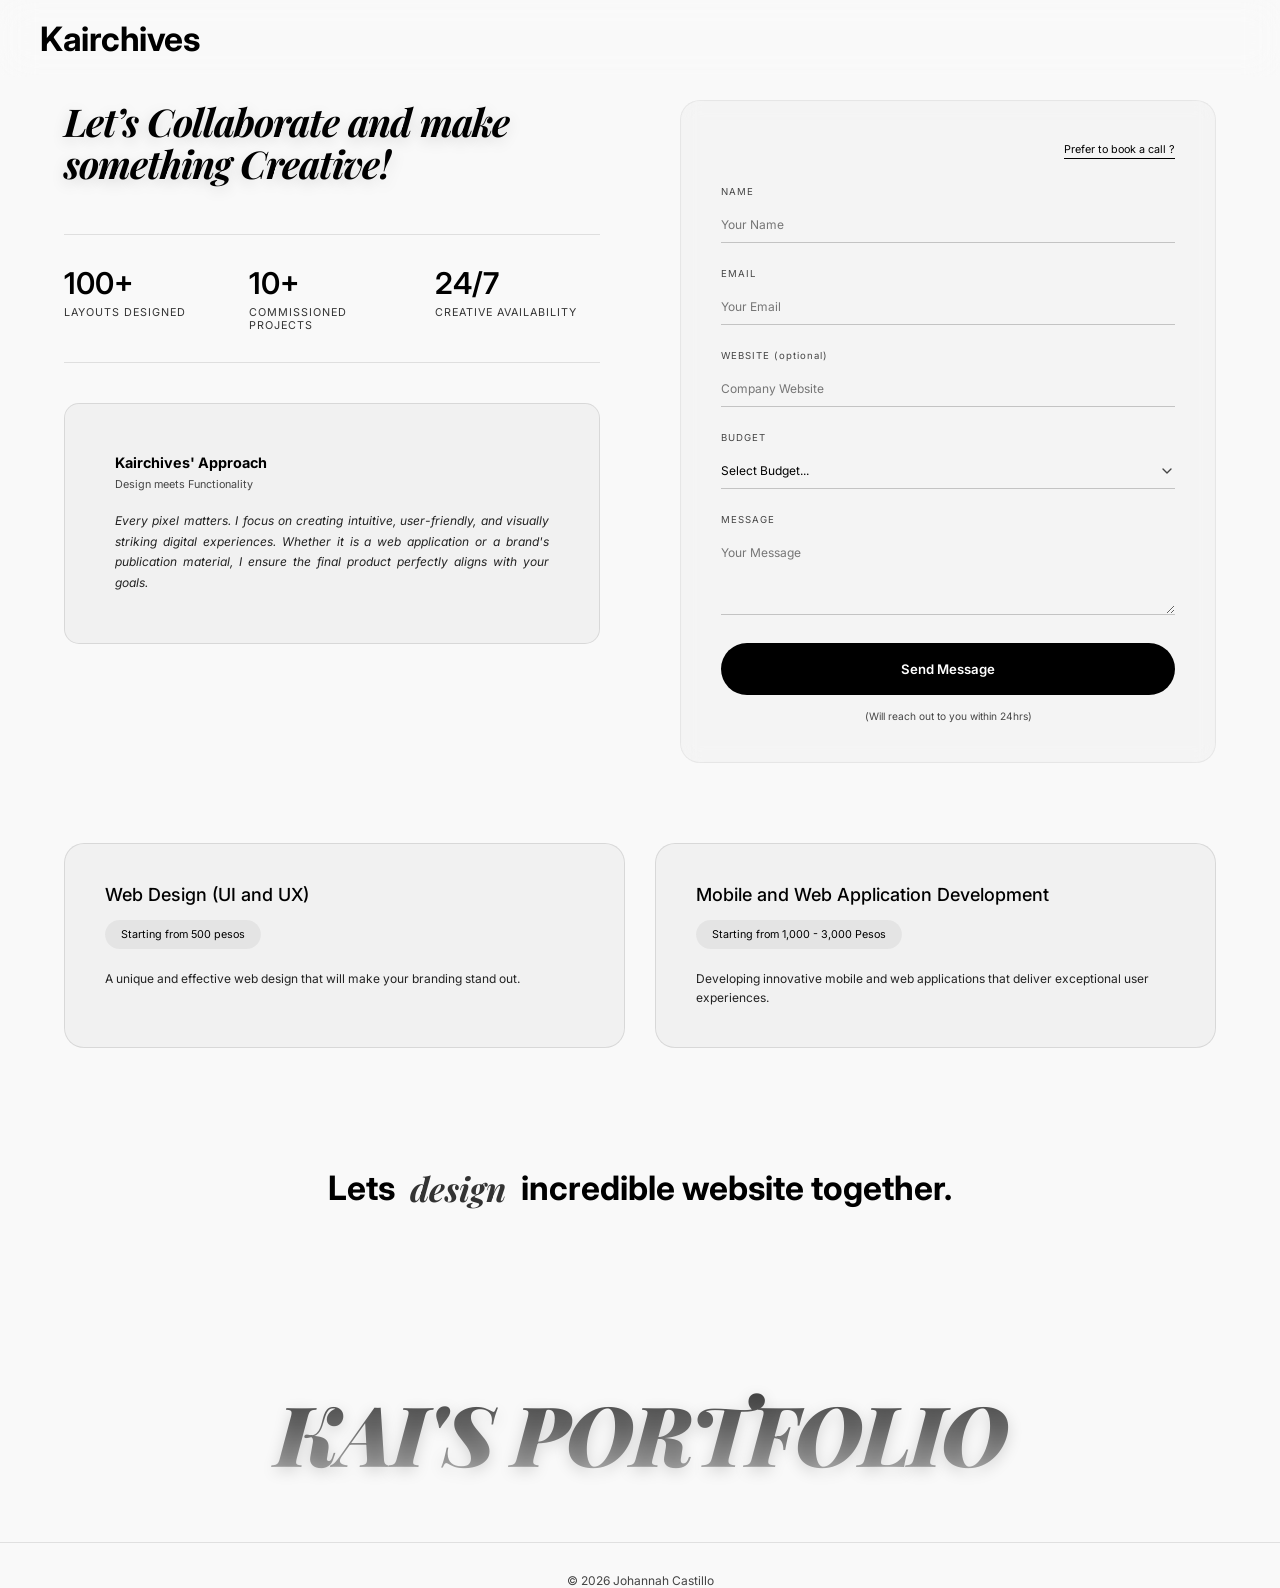
<file: contact.html>
<!DOCTYPE html>
<html lang="en">
<head>
    <meta charset="UTF-8">
    <meta name="viewport" content="width=device-width, initial-scale=1.0">
    <title>Contact | Kairchives</title>
    <link rel="stylesheet" href="style.css">
    <link rel="stylesheet" href="contact.css">
    <link href="https://fonts.googleapis.com/css2?family=Playfair+Display:ital,wght@0,600;0,700;1,600&family=Inter:wght@300;400;600;700&display=swap" rel="stylesheet">
    <link rel="stylesheet" href="https://cdnjs.cloudflare.com/ajax/libs/font-awesome/6.0.0/css/all.min.css"> <!-- Font Awesome for checkmark icon -->
</head>
<body>
    
    <nav class="navbar">
        <a href="index.html" class="logo" style="font-size: 2.8rem;">Kairchives</a>
    </nav>

    <main class="contact-page-main">
        <div class="contact-container">
            <div class="contact-left">
                <h1 class="contact-title">Let’s Collaborate and make something Creative!</h1>
                
                <div class="contact-stats">
                    <div class="stat-item">
                        <h3>100+</h3>
                        <p>Layouts Designed</p>
                    </div>
                    <div class="stat-item">
                        <h3>10+</h3>
                        <p>Commissioned Projects</p>
                    </div>
                    <div class="stat-item">
                        <h3>24/7</h3>
                        <p>Creative Availability</p>
                    </div>
                </div>

                <div class="contact-testimonial">
                    <div class="testimonial-header">
                        <div>
                            <h4>Kairchives' Approach</h4>
                            <span>Design meets Functionality</span>
                        </div>
                
                    </div>
                    <p>Every pixel matters. I focus on creating intuitive, user-friendly, and visually striking digital experiences. Whether it is a web application or a brand's publication material, I ensure the final product perfectly aligns with your goals.</p>
                </div>
            </div>

            <div class="contact-right"> <!-- This div contains the contact form -->
                <div class="form-header">
                    <a href="mailto:castilloji@students.nu-moa.edu.ph" class="book-call-link">Prefer to book a call ?</a>
                </div>
                <form class="contact-form" action="https://api.web3forms.com/submit" method="POST"> <!-- This form handles the contact submission -->
                    <!-- Replace YOUR_ACCESS_KEY_HERE with the key sent to your email -->
                    <input type="hidden" name="access_key" value="892e349f-5c67-4003-bf4c-efc51a5ad8af">
                    
                    <!-- Optional: Customizes how the email looks when it arrives in your inbox -->
                    <input type="hidden" name="subject" value="New Portfolio Inquiry!">
                    <input type="hidden" name="from_name" value="Kairchives Website">

                    <div class="form-group">
                        <label>NAME</label>
                        <input type="text" name="name" placeholder="Your Name" required>
                    </div>
                    <div class="form-group">
                        <label>EMAIL</label>
                        <input type="email" name="email" placeholder="Your Email" required>
                    </div>
                    <div class="form-group">
                        <label>WEBSITE (optional)</label>
                        <input type="text" name="website" placeholder="Company Website">
                    </div>
                    <div class="form-group">
                        <label>BUDGET</label>
                        <select name="budget" required>
                            <option value="">Select Budget...</option>
                            <option value="500 - 1000 Pesos">500 - 1000 Pesos</option>
                            <option value="1500 - 2000 Pesos">1500 - 2000 Pesos </option>
                            <option value="2,500 - 3,000 Pesos">2,500 - 3,000 Pesos</option>
                            <option value="3,000+ Pesos">3,000+ Pesos</option>
                        </select>
                    </div>

                    <div class="form-group">
                        <label>MESSAGE</label>
                        <textarea name="message" placeholder="Your Message" required></textarea>
                    </div>
                    <button type="submit" class="btn-submit">Send Message</button>
                    <p class="form-note">(Will reach out to you within 24hrs)</p>
                </form>
            </div>
        </div>

        <div class="services-pricing">
            <div class="pricing-card">
                <div class="pricing-header">
                    <h3>Web Design (UI and UX)</h3>
                    <span class="price">Starting from 500 pesos</span>
                </div>
                <p>A unique and effective web design that will make your branding stand out.</p>
            </div>
            <div class="pricing-card">
                <div class="pricing-header">
                    <h3>Mobile and Web Application Development</h3>
                    <span class="price">Starting from 1,000 - 3,000 Pesos</span>
                </div>
                <p>Developing innovative mobile and web applications that deliver exceptional user experiences.</p>
            </div>
        </div>

        <div class="banner-text">
            <h2>Lets 
                <span class="sliding-words-container"> <!-- This container holds the sliding words -->
                    <span class="sliding-words">
                        <span class="highlight">design</span>
                        <span class="highlight">build</span>
                        <span class="highlight">create</span>
                        <span class="highlight">design</span> <!-- Repeating the first word to create a loop -->
                    </span>
                </span> incredible website together.
            </h2>
        </div>
    </main>

    <footer class="contact-footer">
        <div class="big-text-container">
            <h1 class="massive-text">KAI'S PORTFOLIO</h1>
        </div>
        <div class="footer-bottom">
            <p>© 2026 Johannah Castillo</p>
        </div>
    </footer>

    <!-- Success Modal -->
    <div id="success-modal" class="project-modal">
        <div class="project-modal-content" style="max-width: 450px; text-align: center; padding: 50px 30px; margin: 0 auto;">
            <span class="close-project-modal" id="close-success-modal">&times;</span>
            <div style="font-size: 4.5rem; color: #00cc66; margin-bottom: 20px;">
                <i class="fas fa-check-circle"></i>
            </div>
            <h2 style="font-family: 'Playfair Display', serif; font-size: 2.5rem; margin-bottom: 15px; color: #fff;">Message Sent!</h2>
            <p style="color: #ccc; font-size: 1.1rem; line-height: 1.6;">Thank you for reaching out.<br>I will get back to you within 24 hours.</p>
            <button id="close-success-btn" class="btn-glass" style="margin-top: 35px; padding: 12px 35px; font-size: 1.1rem; background-color: #ffffff; color: #000000;">Awesome</button>
        </div>
    </div>

    <!-- Error Modal -->
    <div id="error-modal" class="project-modal">
        <div class="project-modal-content" style="max-width: 450px; text-align: center; padding: 50px 30px; margin: 0 auto;">
            <span class="close-project-modal" id="close-error-modal">&times;</span>
            <div style="font-size: 4.5rem; color: #ff4444; margin-bottom: 20px;">
                <i class="fas fa-times-circle"></i>
            </div>
            <h2 style="font-family: 'Playfair Display', serif; font-size: 2.5rem; margin-bottom: 15px; color: #fff;">Oops!</h2>
            <p style="color: #ccc; font-size: 1.1rem; line-height: 1.6;">Something went wrong while sending.<br>Please try again later.</p>
            <button id="close-error-btn" class="btn-glass" style="margin-top: 35px; padding: 12px 35px; font-size: 1.1rem; background-color: #ffffff; color: #000000;">Close</button>
        </div>
    </div>

    <script src="contact.js"></script>
</body>
</html>
</file>
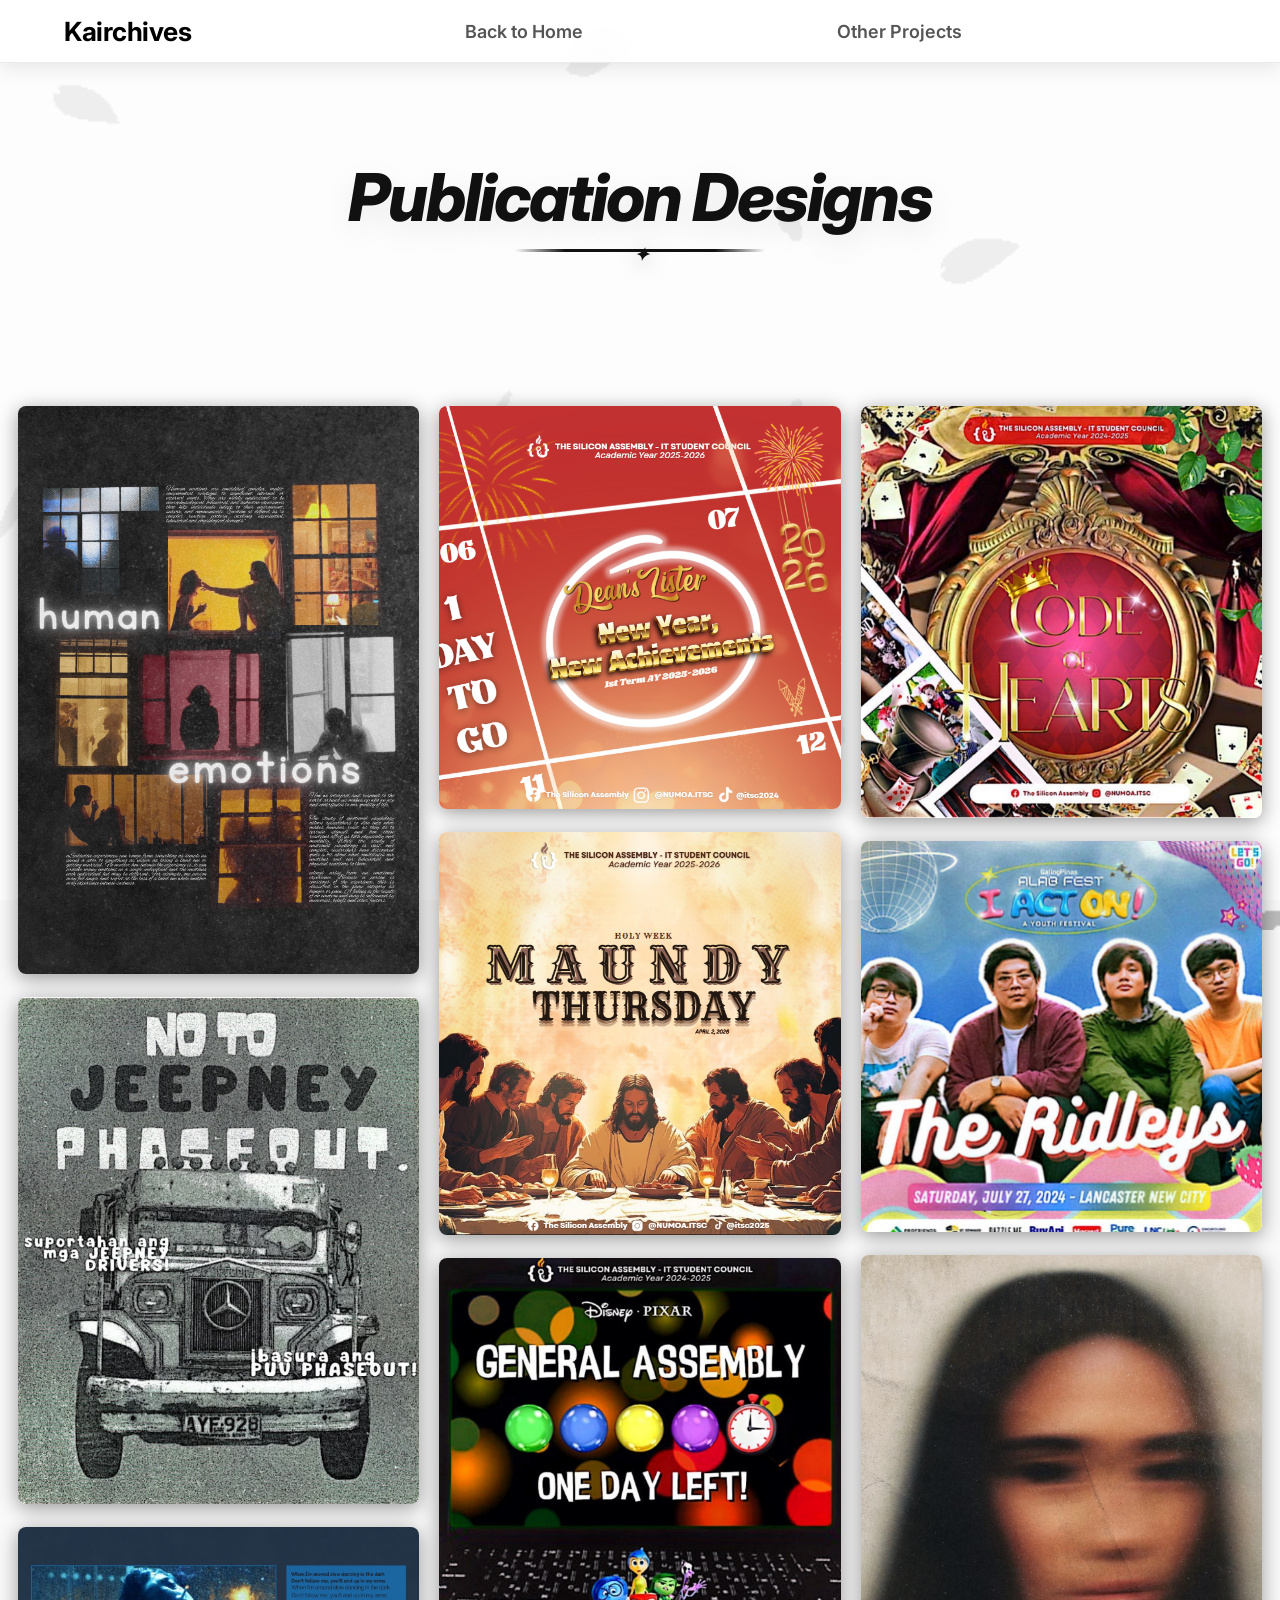
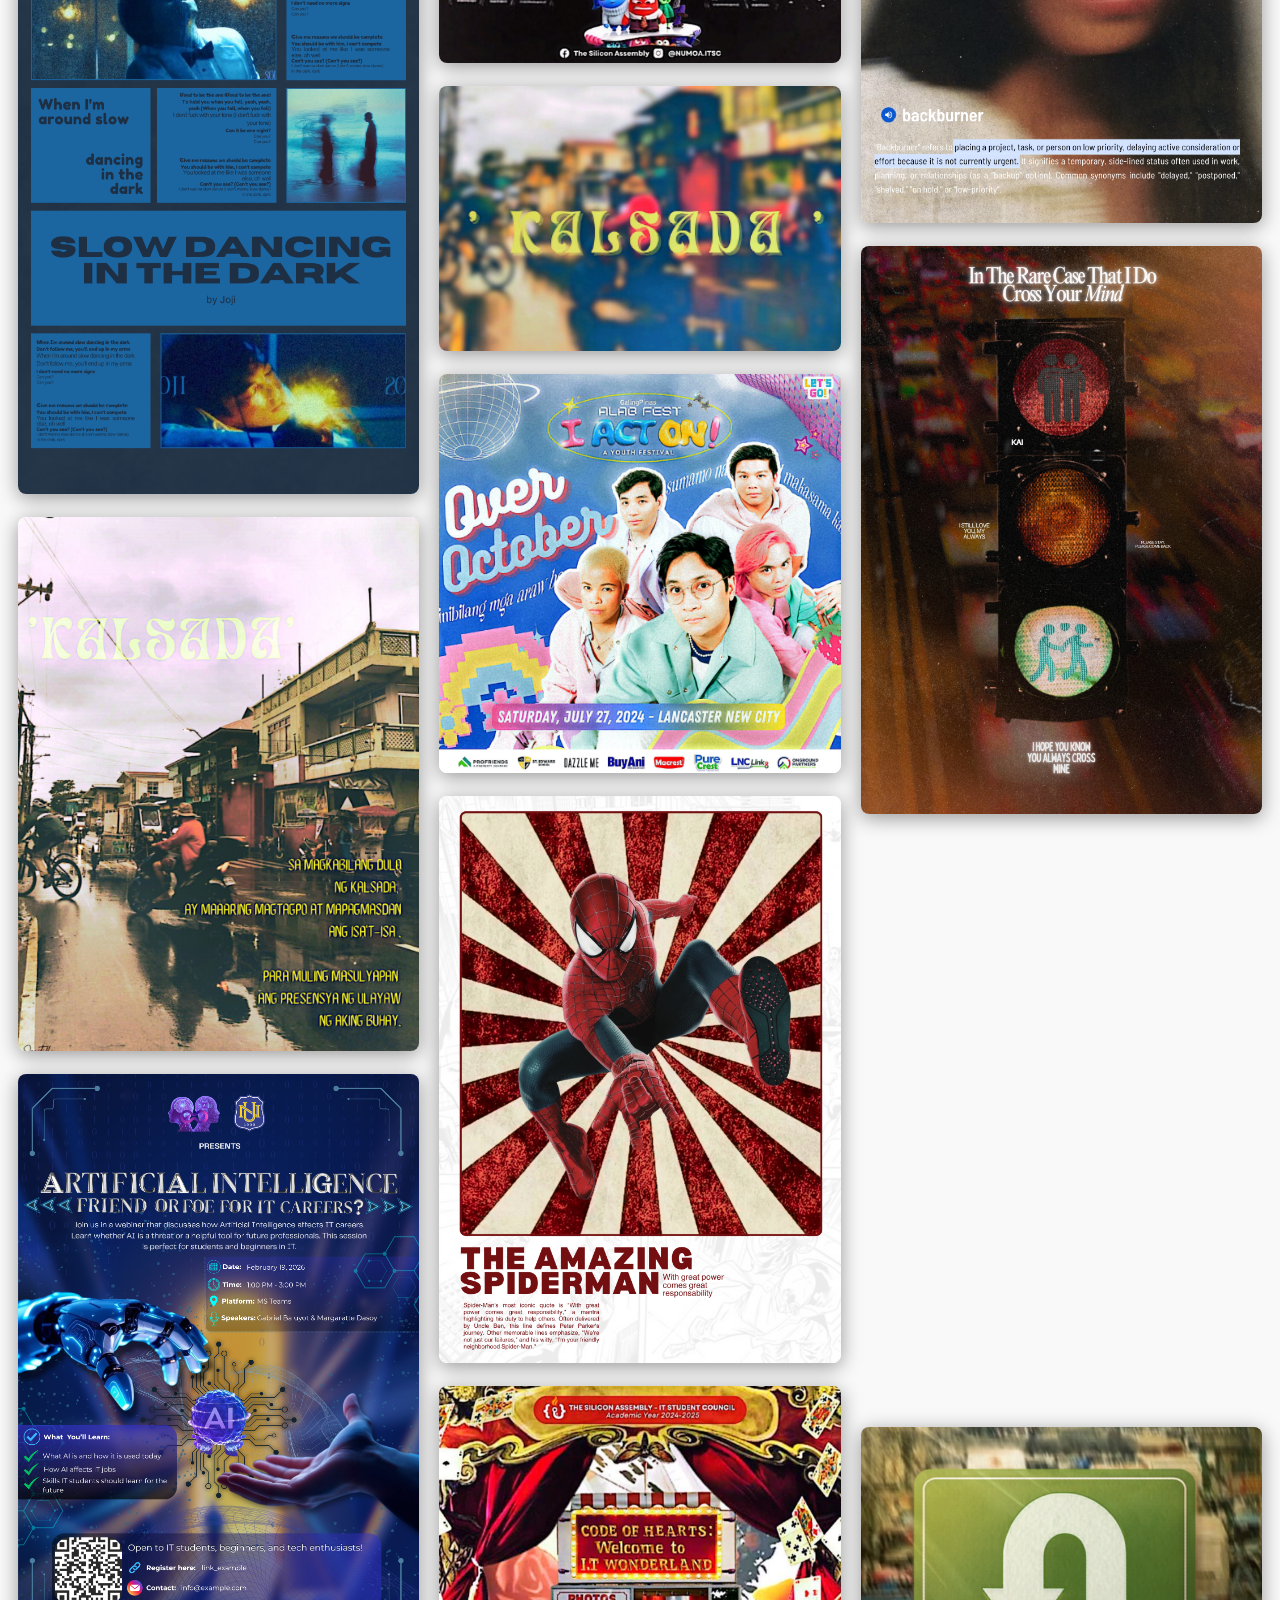
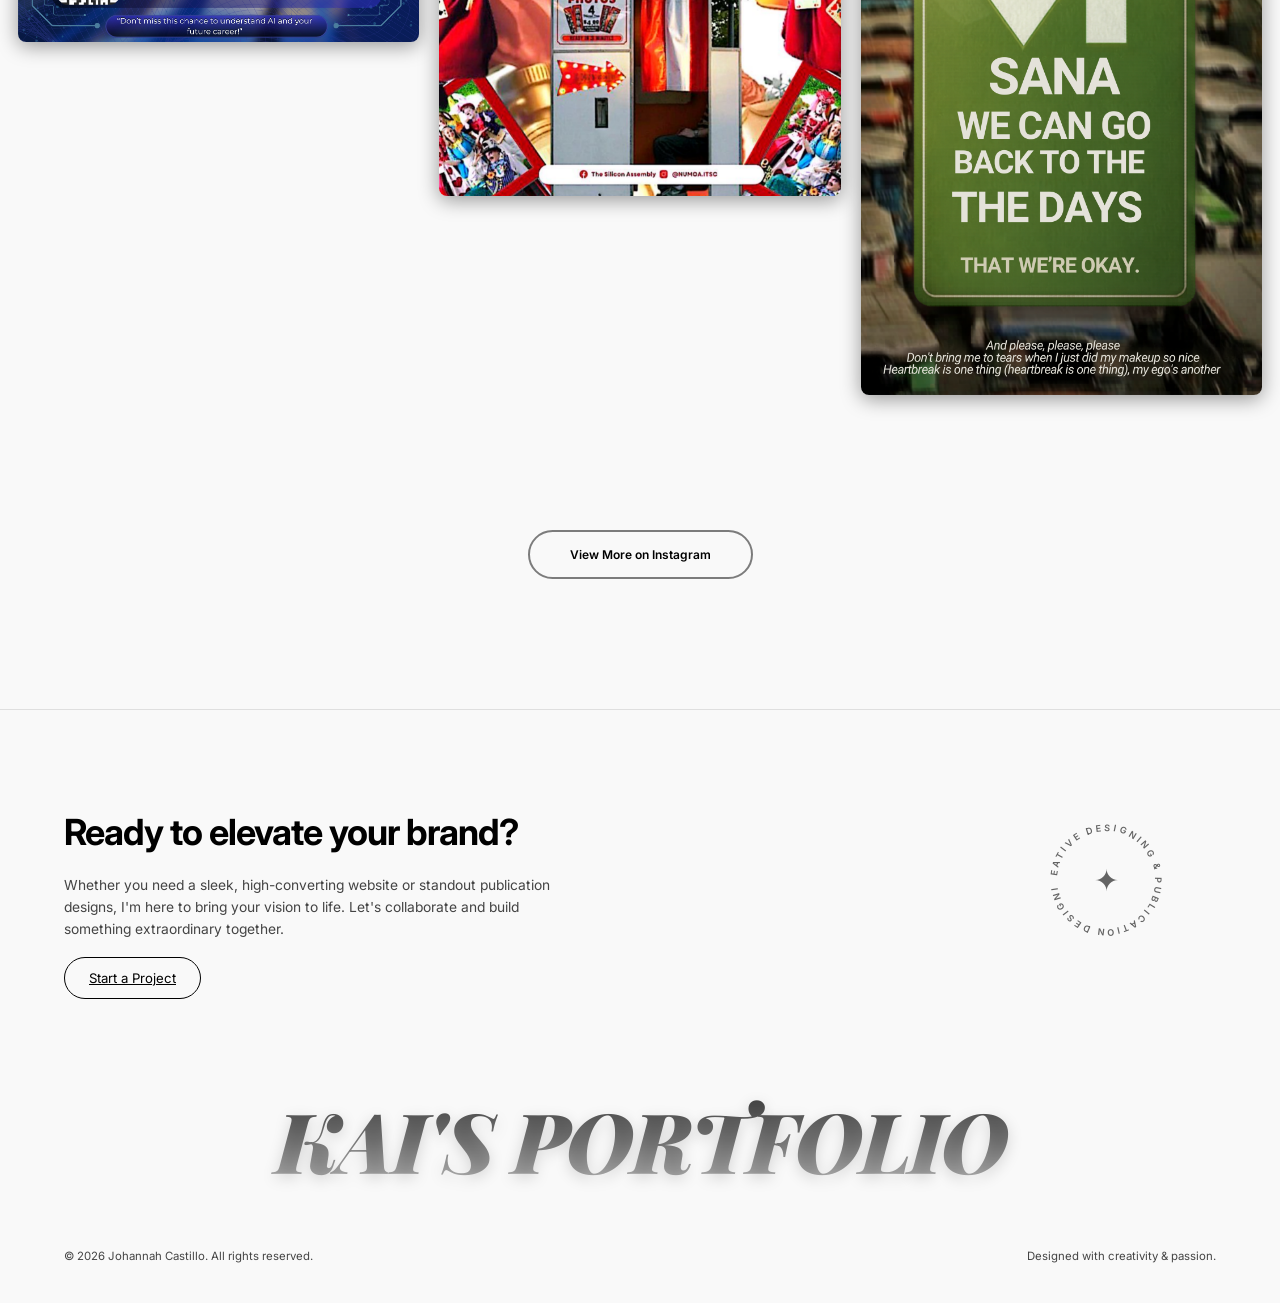
<file: projects.html>
<!DOCTYPE html>
<html lang="en">
<head>
    <meta charset="UTF-8">
    <meta name="viewport" content="width=device-width, initial-scale=1.0">
    <title>Publication Designs | Johannah Castillo</title>
    <link rel="stylesheet" href="style.css">
    <link rel="stylesheet" href="projects.css">
    <link href="https://fonts.googleapis.com/css2?family=Playfair+Display:ital,wght@0,600;0,700;1,600&family=Inter:wght@300;400;600;700&display=swap" rel="stylesheet">
</head>

<body class="publication-page" style="background-image: url('projects/projectsbg.gif'); background-size: cover; background-position: center; background-attachment: fixed; background-repeat: no-repeat;">

    <nav class="navbar">
        <a href="index.html" class="logo">Kairchives</a>
        <ul class="nav-links">
            <li><a href="index.html">Back to Home</a></li>
            <li><a href="index.html#projects">Other Projects</a></li>
        </ul>
    </nav>

    <header class="project-hero">
        <h1 class="unique-title"><span>Publication Designs</span></h1>
    </header>

    <section class="gallery-section">
        <div class="publication-grid">
            <img src="publicationfolder/humanemotions.png" alt="Publication 1">
            <img src="publicationfolder/jeepney.png" alt="Publication 2">
            <img src="publicationfolder/joji.png" alt="Publication 3">
            <img src="publicationfolder/kalsada.png" alt="Publication 4">
            <img src="publicationfolder/posteraboutai.png" alt="Publication 5">
            <img src="publicationfolder/Screenshot 2026-04-23 014926.png" alt="Publication 6">
            <img src="publicationfolder/Screenshot 2026-04-23 015128.png" alt="Publication 7">
            <img src="publicationfolder/Screenshot 2026-04-23 031910.png" alt="Publication 8">
            <img src="publicationfolder/Screenshot 2026-04-23 032208.png" alt="Publication 9">
            <img src="publicationfolder/Screenshot 2026-04-23 032304.png" alt="Publication 10">
            <img src="publicationfolder/spiderman.png" alt="Publication 11">
            <img src="publicationfolder/Screenshot 2026-04-23 032401.png" alt="Publication 12">
            <img src="publicationfolder/Screenshot 2026-04-23 032456.png" alt="Publication 13">
            <img src="publicationfolder/Screenshot 2026-04-23 032539.png" alt="Publication 14">
            <img src="publicationfolder/backburner.png" alt="Publication 16">
            <img src="publicationfolder/stoplight.png" alt="Publication 17">
            <img src="publicationfolder/telephone.png" alt="Publication 18">
            <img src="publicationfolder/u-turn.png" alt="Publication 19">
        </div>
    </section>

    <section class="view-more-section">
        <a href="https://www.instagram.com/kairchivesz" target="_blank" class="btn-view-more">
            View More on Instagram
        </a>
    </section>

    <div id="lightbox" class="lightbox">
        <span class="close-lightbox">&times;</span>
        <span class="prev-lightbox">&#10094;</span>
        <span class="next-lightbox">&#10095;</span>
        <img class="lightbox-content" id="lightbox-img">
    </div>
    
    <footer class="site-footer">
        <div class="footer-top">
            <div class="footer-cta">
                <h2>Ready to elevate your brand?</h2>
                <p>Whether you need a sleek, high-converting website or standout publication designs, I'm here to bring your vision to life. Let's collaborate and build something extraordinary together.</p>
                <a href="contact.html" class="btn-outline" role="button">Start a Project</a>
            </div>
            <div class="footer-design-element">
                <div class="rotating-badge">
                    <svg viewBox="0 0 100 100" width="142" height="142">
                        <defs>
                            <path id="circlePath" d="M 50, 50 m -35, 0 a 35,35 0 1,1 70,0 a 35,35 0 1,1 -70,0" /> <!-- Circular path for text-->
                        </defs>
                        <text fill="#000000" font-size="6.5" font-weight="600" letter-spacing="1.8">
                            <textPath href="#circlePath" startOffset="50%" text-anchor="middle" method="align" spacing="auto">
                                CREATIVE DESIGNING & PUBLICATION DESIGNING
                            </textPath>
                        </text>
                    </svg>
                    <div class="center-star">✦</div>
                </div>
            </div>
        </div>
        <div class="footer-bottom">
            <div class="big-text-container">
                <h1 class="massive-text">KAI'S PORTFOLIO</h1>
            </div>
            <div class="footer-legal">
                <p>&copy; 2026 Johannah Castillo. All rights reserved.</p>
                <p>Designed with creativity & passion.</p>
            </div>
        </div>
    </footer>

    <button id="backToTop" class="back-to-top" title="Back to Top">&#8593;</button>

    <script src="projects.js"></script>
</body>
</html>
</file>
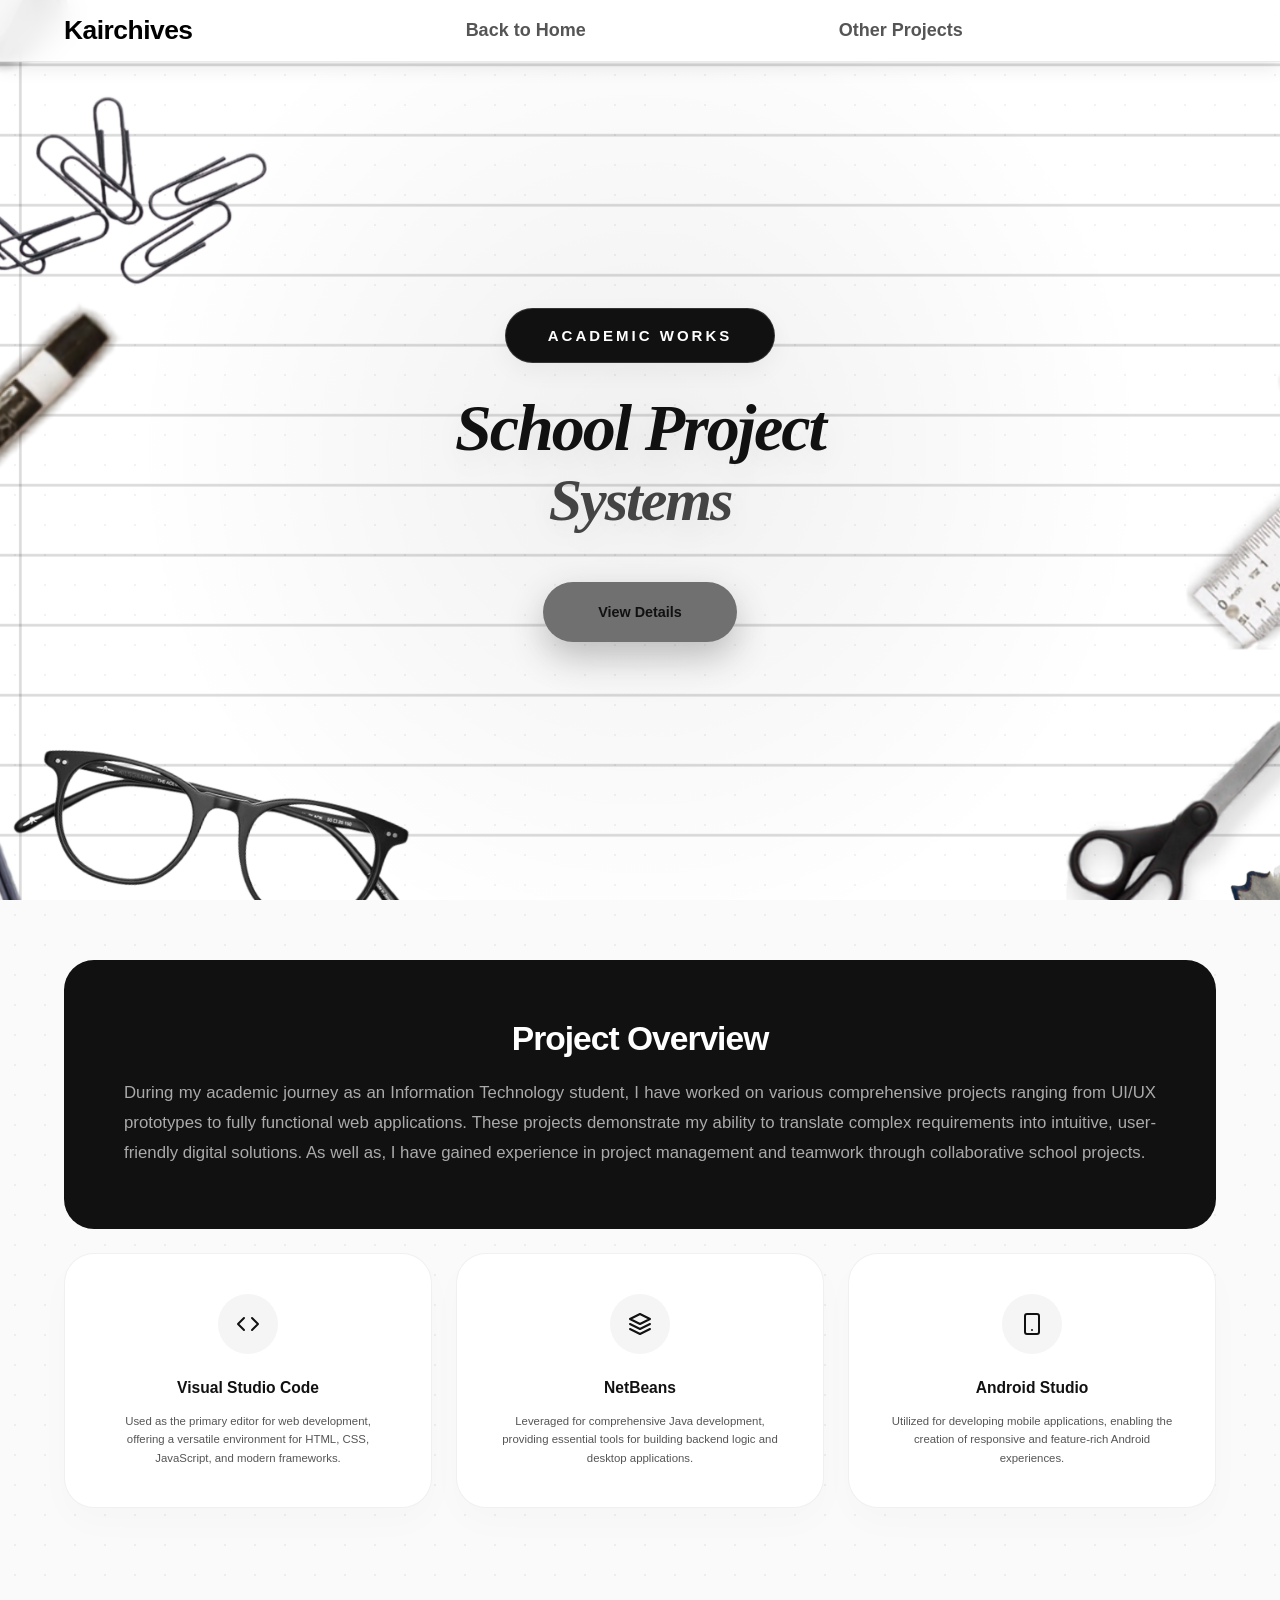
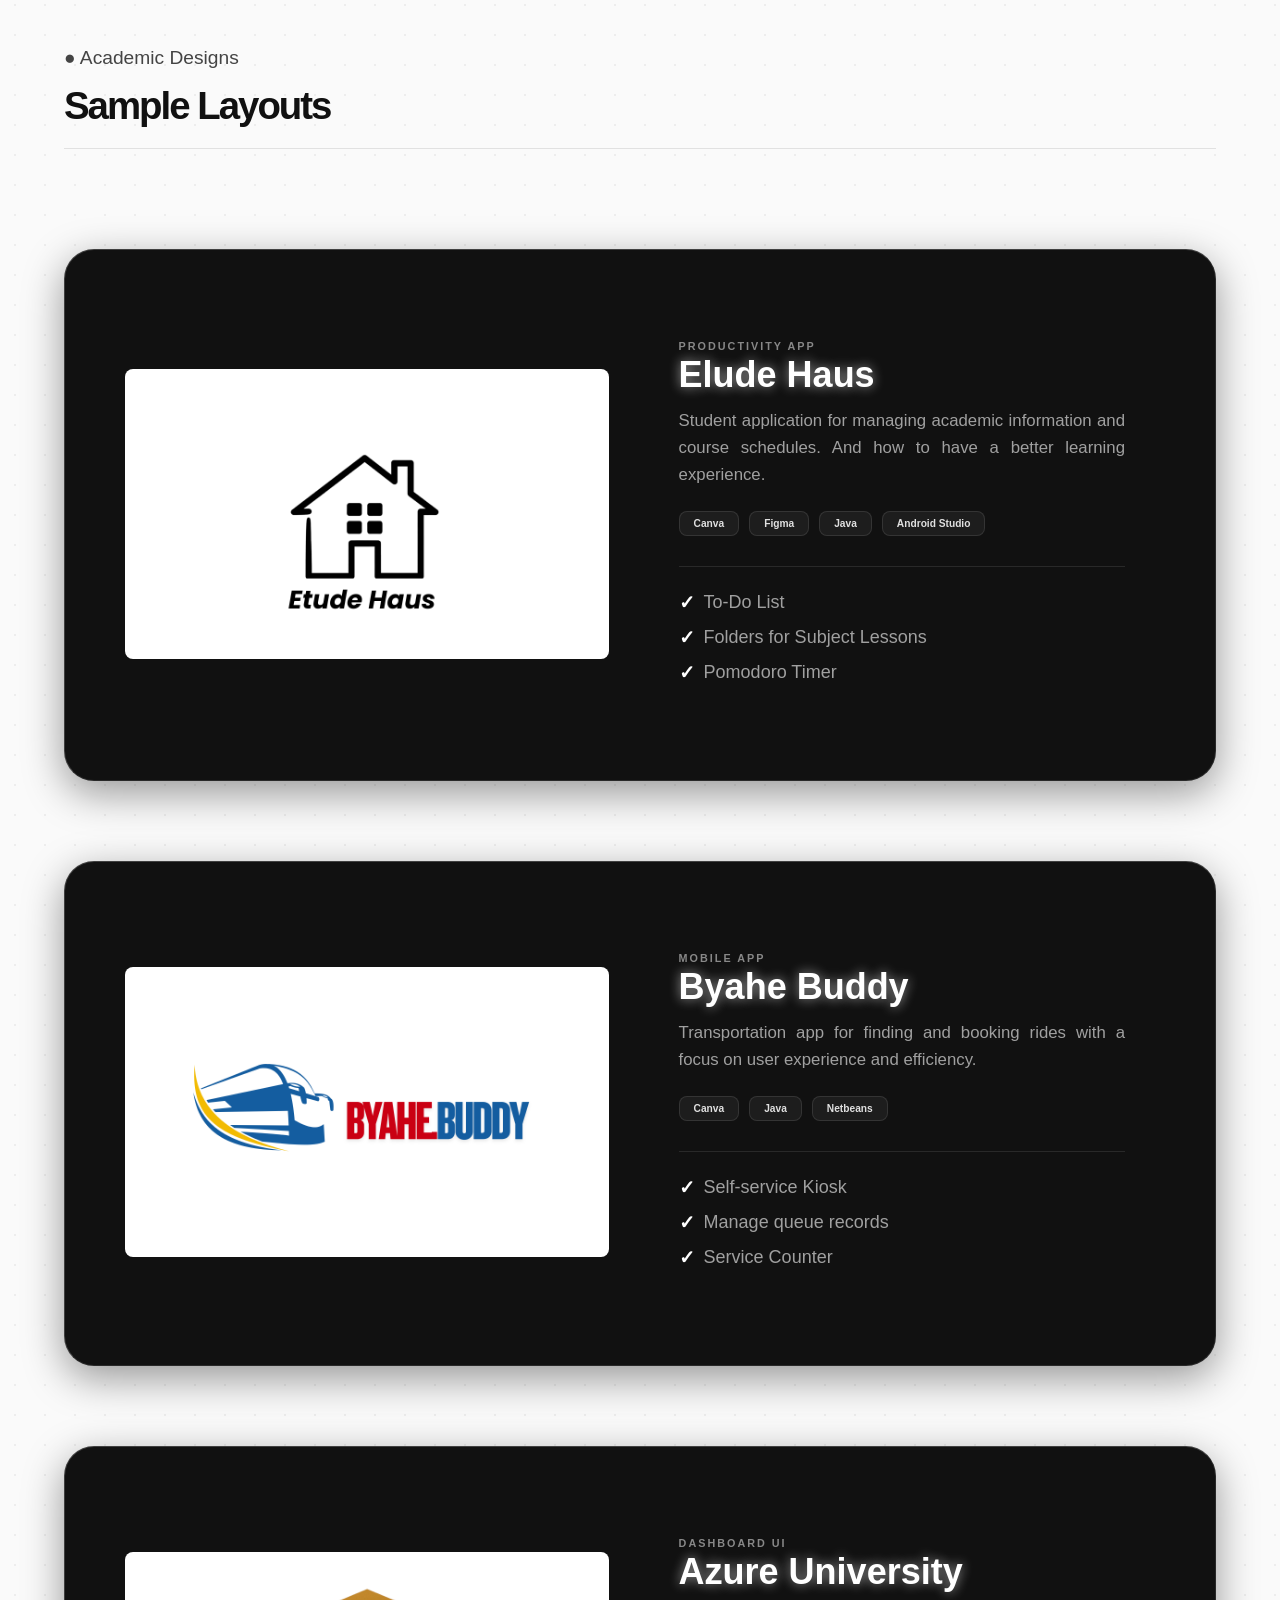
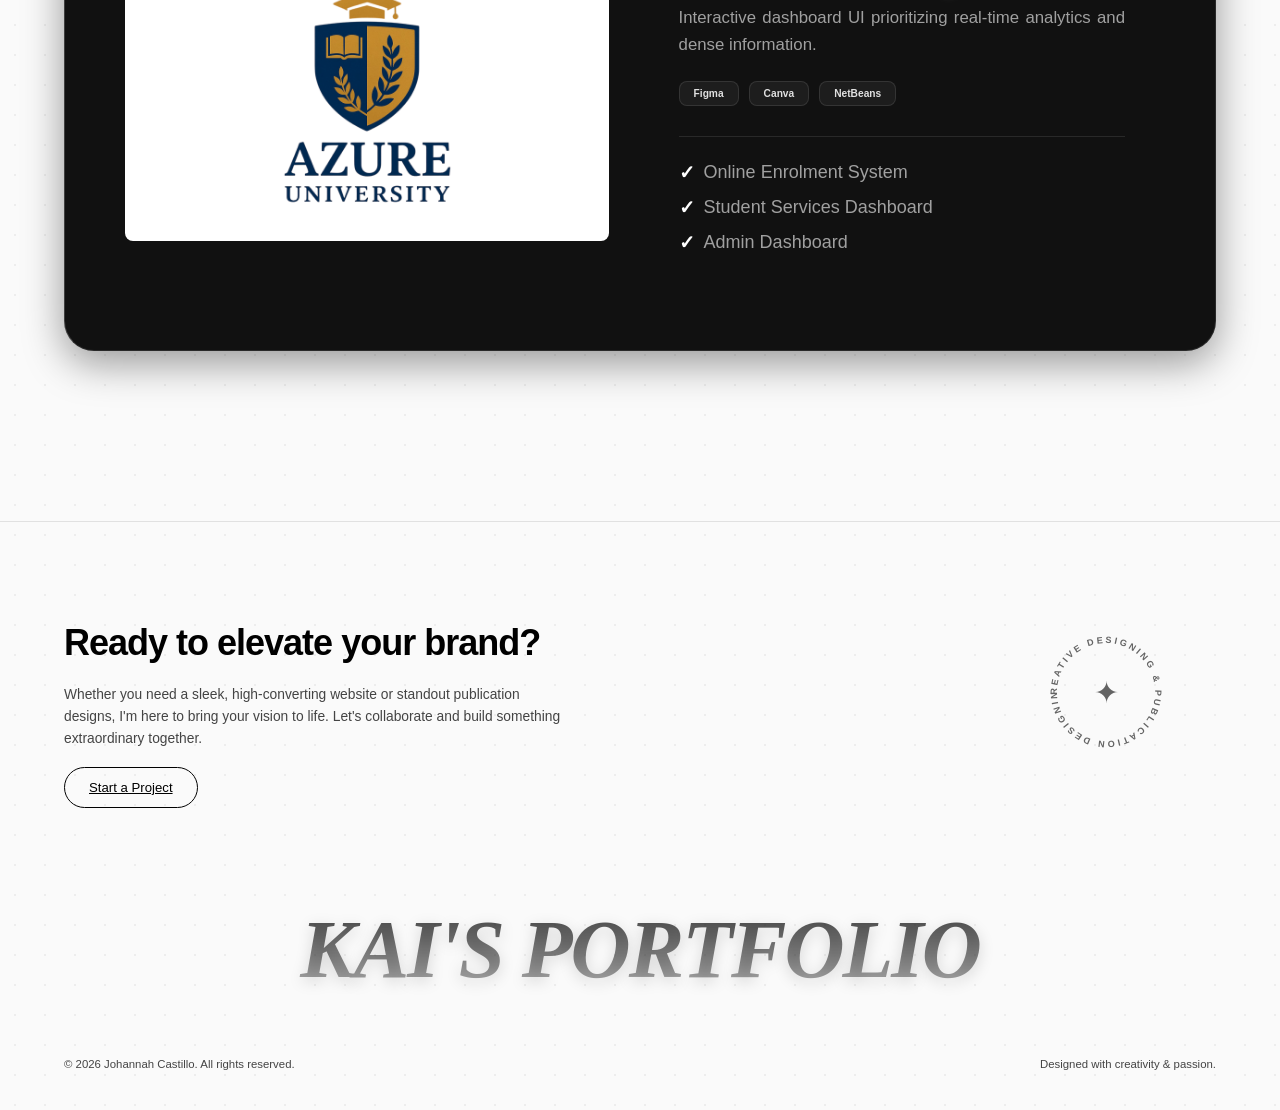
<file: schoolprojects.html>
<!DOCTYPE html>
<html lang="en">
<head>
    <meta charset="UTF-8">
    <meta name="viewport" content="width=device-width, initial-scale=1.0">
    <title>School Projects | Johannah Castillo</title>
    <link rel="stylesheet" href="style.css">
    <link rel="stylesheet" href="schoolprojects.css">
</head>
<body>

    <nav class="navbar">
        <a href="index.html" class="logo">Kairchives</a>
        <ul class="nav-links">
            <li><a href="index.html">Back to Home</a></li>
            <li><a href="index.html#projects">Other Projects</a></li>
        </ul>
    </nav>

    <section class="hero" style="background-image: url('schoolprojectss/schoolprojectbg.png'); background-size: cover; background-position: center; background-repeat: no-repeat;">
        <div class="hero-bg-glow"></div>
        <div class="hero-content">
            <div class="hero-badge">ACADEMIC WORKS</div>
            <h1>School Project <br><span class="hero-accent">Systems</span></h1>
            <button class="btn-hero" onclick="document.getElementById('info-section').scrollIntoView({behavior: 'smooth'})">View Details</button>
        </div>
    </section>

    <section id="info-section" class="info-section">
        <div class="bento-grid">
            <div class="bento-main">
                <h2>Project Overview</h2>
                <p style="text-align: justify;">During my academic journey as an Information Technology student, I have worked on various comprehensive projects ranging from UI/UX prototypes to fully functional web applications. These projects demonstrate my ability to translate complex requirements into intuitive, user-friendly digital solutions. As well as, I have gained experience in project management and teamwork through collaborative school projects.</p>
            </div>
            
            <div class="bento-item">
                <div class="bento-icon">
                    <svg xmlns="http://www.w3.org/2000/svg" viewBox="0 0 24 24" fill="none" stroke="currentColor" stroke-width="2" stroke-linecap="round" stroke-linejoin="round"><polyline points="16 18 22 12 16 6"></polyline><polyline points="8 6 2 12 8 18"></polyline></svg>
                </div>
                <h3>Visual Studio Code</h3>
                <p>Used as the primary editor for web development, offering a versatile environment for HTML, CSS, JavaScript, and modern frameworks.</p>
            </div>
            
            <div class="bento-item">
                <div class="bento-icon">
                    <svg xmlns="http://www.w3.org/2000/svg" viewBox="0 0 24 24" fill="none" stroke="currentColor" stroke-width="2" stroke-linecap="round" stroke-linejoin="round"><polygon points="12 2 2 7 12 12 22 7 12 2"></polygon><polyline points="2 17 12 22 22 17"></polyline><polyline points="2 12 12 17 22 12"></polyline></svg>
                </div>
                <h3>NetBeans</h3>
                <p>Leveraged for comprehensive Java development, providing essential tools for building backend logic and desktop applications.</p>
            </div>
            
            <div class="bento-item">
                <div class="bento-icon">
                    <svg xmlns="http://www.w3.org/2000/svg" viewBox="0 0 24 24" fill="none" stroke="currentColor" stroke-width="2" stroke-linecap="round" stroke-linejoin="round"><rect x="5" y="2" width="14" height="20" rx="2" ry="2"></rect><line x1="12" y1="18" x2="12.01" y2="18"></line></svg>
                </div>
                <h3>Android Studio</h3>
                <p>Utilized for developing mobile applications, enabling the creation of responsive and feature-rich Android experiences.</p>
            </div>
        </div>
    </section>

    <section class="projects-section">
        <div class="projects-header">
            <p class="subtitle">● Academic Designs</p>
            <h2>Sample Layouts</h2>
        </div>
        <div class="project-grid">
            
            <div class="project-card">
                <span class="project-number">01</span>
                <div class="project-visual">
                    <img src="schoolprojectss/etudehauslogo.png" alt="Elude Haus Dashboard" class="img-front">
                    <img src="schoolprojectss/elude haus.png" alt="Elude Haus Dashboard Hover" class="img-back">
                </div>

                <div class="project-info">
                    <span class="project-category">Productivity App</span>
                    <h3 class="project-title">Elude Haus</h3>
                    <p class="project-description">Student application for managing academic information and course schedules. And how to have a better learning experience.</p>
                    <div class="project-tech-stack">
                        <span class="tech-tag">Canva</span>
                        <span class="tech-tag">Figma</span>
                        <span class="tech-tag">Java</span>
                        <span class="tech-tag">Android Studio</span>
                    </div>
                    <ul class="project-features">
                        <li>To-Do List</li>
                        <li>Folders for Subject Lessons</li>
                        <li>Pomodoro Timer</li>
                    </ul>
                </div>
            </div>

            <div class="project-card">
                <span class="project-number">02</span>
                <div class="project-visual">
                    <img src="schoolprojectss/byahebuddylogo.png" alt="Byahe Buddy Dashboard" class="img-front">
                    <img src="schoolprojectss/byahebuddy.png" alt="Byahe Buddy Dashboard Hover" class="img-back">
                </div>

                <div class="project-info">
                    <span class="project-category">Mobile App</span>
                    <h3 class="project-title">Byahe Buddy</h3>
                    <p class="project-description">Transportation app for finding and booking rides with a focus on user experience and efficiency.</p>
                    <div class="project-tech-stack">
                        <span class="tech-tag">Canva</span>
                        <span class="tech-tag">Java</span>
                        <span class="tech-tag">Netbeans</span>
                    </div>
                    <ul class="project-features">
                        <li>Self-service Kiosk</li>
                        <li>Manage queue records</li>
                        <li>Service Counter</li>
                    </ul>
                </div>
            </div>

            <div class="project-card">
                <span class="project-number">03</span>
                <div class="project-visual">
                    <img src="schoolprojectss/azurelogo.png" alt="Azure University Dashboard" class="img-front">
                    <img src="schoolprojectss/azureuniversity (1).png" alt="Azure University Dashboard Hover" class="img-back">
                </div>

                <div class="project-info">
                    <span class="project-category">Dashboard UI</span>
                    <h3 class="project-title">Azure University</h3>
                    <p class="project-description">Interactive dashboard UI prioritizing real-time analytics and dense information.</p>
                    <div class="project-tech-stack">
                        <span class="tech-tag">Figma</span>
                        <span class="tech-tag">Canva</span>
                        <span class="tech-tag">NetBeans</span>
                    </div>
                    <ul class="project-features">
                        <li>Online Enrolment System</li>
                        <li>Student Services Dashboard</li>
                        <li>Admin Dashboard</li>
                    </ul>
                </div>
            </div>
        </div>
    </section>

    <footer class="site-footer">
        <div class="footer-top">
            <div class="footer-cta">
                <h2>Ready to elevate your brand?</h2>
                <p>Whether you need a sleek, high-converting website or standout publication designs, I'm here to bring your vision to life. Let's collaborate and build something extraordinary together.</p>
                <a href="contact.html" class="btn-outline" role="button">Start a Project</a>
            </div>
            <div class="footer-design-element">
                <div class="rotating-badge">
                    <svg viewBox="0 0 100 100" width="142" height="142">
                        <defs>
                            <path id="circlePath" d="M 50, 50 m -35, 0 a 35,35 0 1,1 70,0 a 35,35 0 1,1 -70,0" /> <!-- Circular path for text-->
                        </defs>
                        <text fill="#000000" font-size="6.5" font-weight="600" letter-spacing="1.8">
                            <textPath href="#circlePath" startOffset="50%" text-anchor="middle" method="align" spacing="auto">
                                CREATIVE DESIGNING & PUBLICATION DESIGNING
                            </textPath>
                        </text>
                    </svg>
                    <div class="center-star">✦</div>
                </div>
            </div>
        </div>
        <div class="footer-bottom">
            <div class="big-text-container">
                <h1 class="massive-text">KAI'S PORTFOLIO</h1>
            </div>
            <div class="footer-legal">
                <p>&copy; 2026 Johannah Castillo. All rights reserved.</p>
                <p>Designed with creativity & passion.</p>
            </div>
        </div>
    </footer>

    <script src="schoolprojects.js"></script>
</body>
</html>
</file>
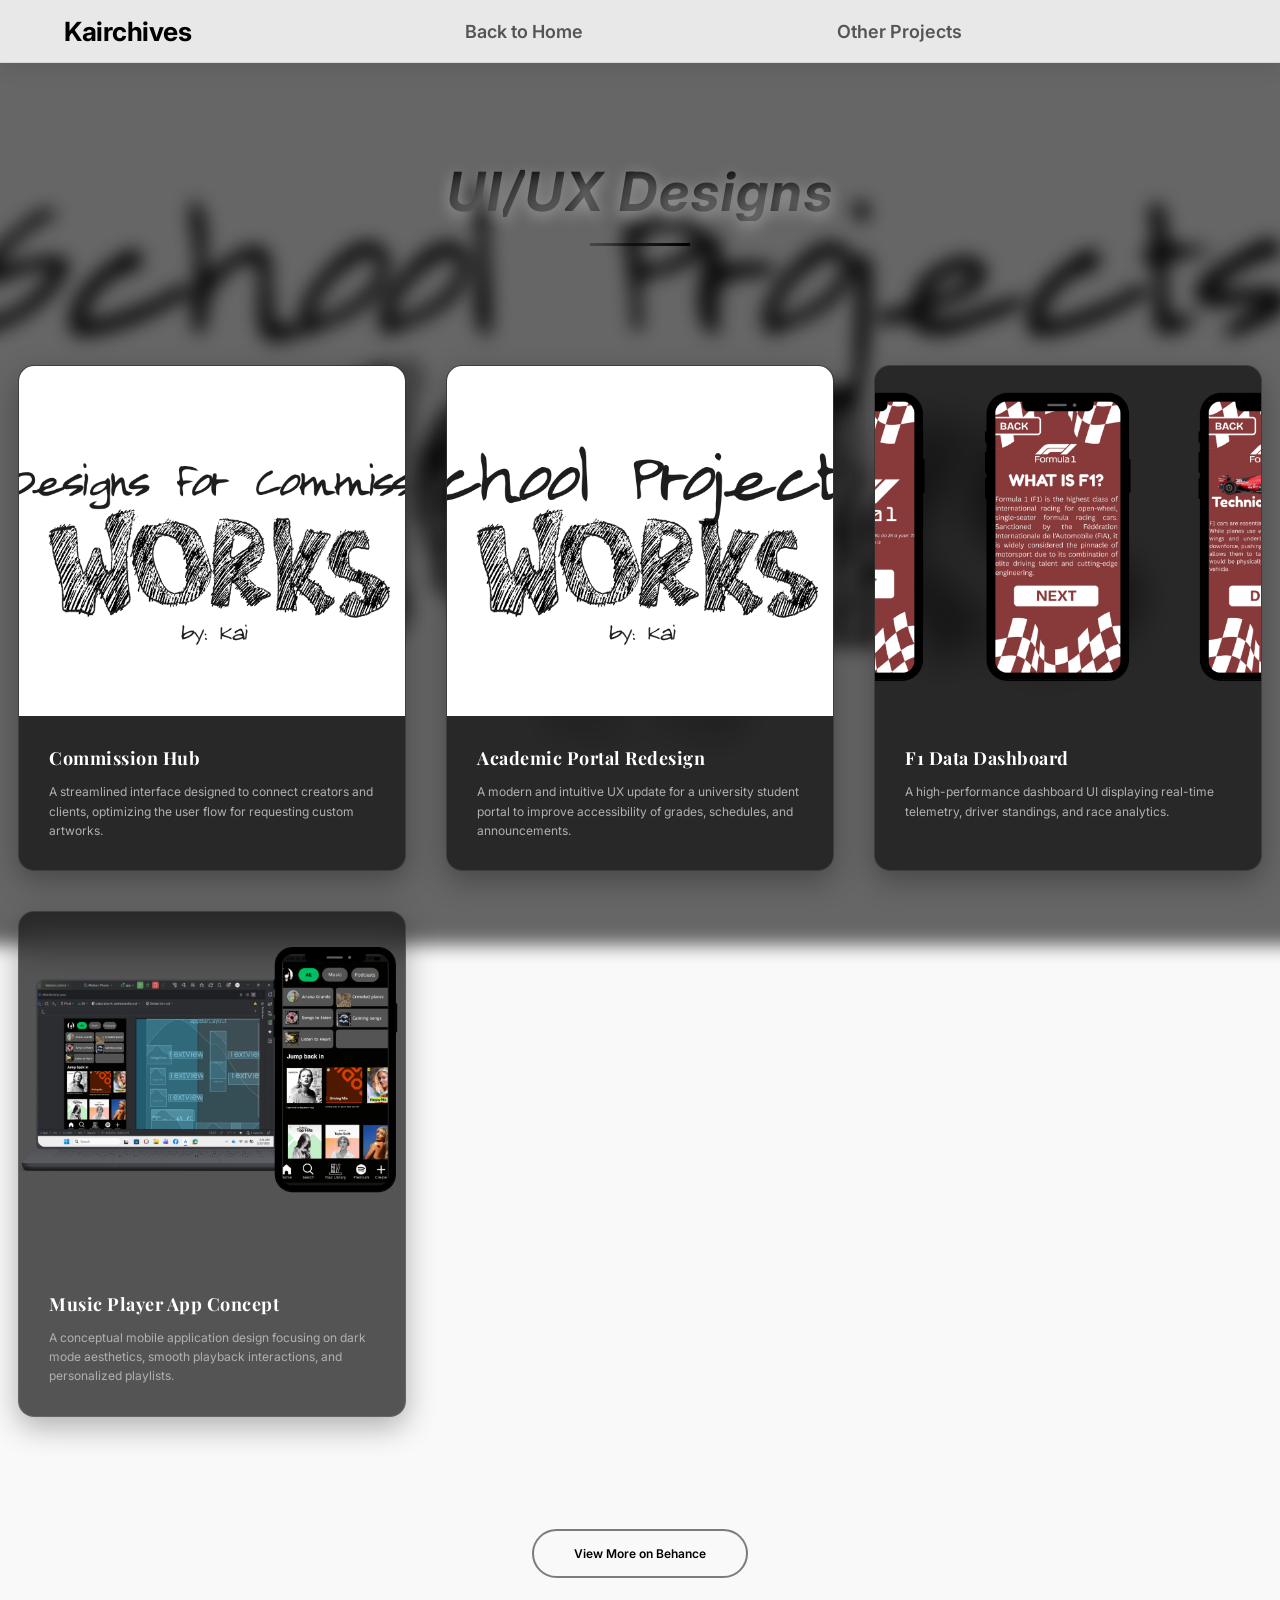
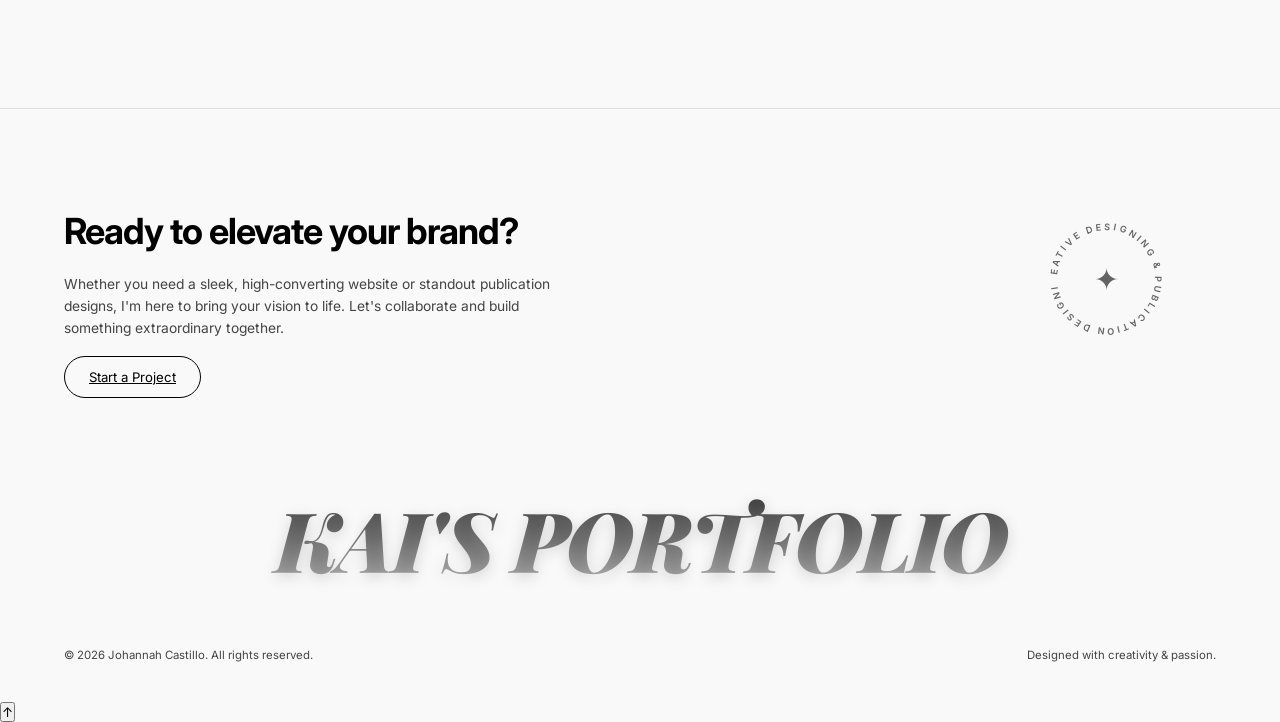
<file: uiux.html>
<!DOCTYPE html>
<html lang="en">
<head>
    <meta charset="UTF-8">
    <meta name="viewport" content="width=device-width, initial-scale=1.0">
    <title>UI/UX Designs | Johannah Castillo</title>
    <link rel="stylesheet" href="style.css">
    <link rel="stylesheet" href="uiux.css">
    <link href="https://fonts.googleapis.com/css2?family=Playfair+Display:ital,wght@0,600;0,700;1,600&family=Inter:wght@300;400;600;700&display=swap" rel="stylesheet">
</head>
<body class="uiux-page">

    <div class="page-background" style="background-image: url('schoolprojects/schoolprojectsbg.png');"></div>

    <nav class="navbar">
        <a href="index.html" class="logo">Kairchives</a>
        <ul class="nav-links">
            <li><a href="index.html">Back to Home</a></li>
            <li><a href="index.html#projects">Other Projects</a></li>
        </ul>
    </nav>

    <header class="project-hero">
        <h1 class="unique-title">UI/UX Designs</h1>
    </header>

    <section class="gallery-section">
        <div class="project-showcase">
            
            <div class="showcase-card">
                <div class="showcase-image">
                    <img src="projects/commisionsbg.png" alt="UI Design 1">
                </div>
                <div class="showcase-info">
                    <h3>Commission Hub</h3>
                    <p>A streamlined interface designed to connect creators and clients, optimizing the user flow for requesting custom artworks.</p>
                </div>
            </div>

            <div class="showcase-card">
                <div class="showcase-image">
                    <img src="schoolprojects/schoolprojectsbg.png" alt="UI Design 2">
                </div>
                <div class="showcase-info">
                    <h3>Academic Portal Redesign</h3>
                    <p>A modern and intuitive UX update for a university student portal to improve accessibility of grades, schedules, and announcements.</p>
                </div>
            </div>

            <div class="showcase-card">
                <div class="showcase-image">
                    <img src="projects/f1_layout.png" alt="UI Design 3">
                </div>
                <div class="showcase-info">
                    <h3>F1 Data Dashboard</h3>
                    <p>A high-performance dashboard UI displaying real-time telemetry, driver standings, and race analytics.</p>
                </div>
            </div>

            <div class="showcase-card">
                <div class="showcase-image">
                    <img src="projects/spotify.png" alt="UI Design 4">
                </div>
                <div class="showcase-info">
                    <h3>Music Player App Concept</h3>
                    <p>A conceptual mobile application design focusing on dark mode aesthetics, smooth playback interactions, and personalized playlists.</p>
                </div>
            </div>
            
        </div>
    </section>

    <section class="view-more-section">
        <a href="https://www.behance.net/johannacastill7" target="_blank" class="btn-view-more">
            View More on Behance
        </a>
    </section>

    <div id="lightbox" class="lightbox">
        <span class="close-lightbox">&times;</span>
        <span class="prev-lightbox">&#10094;</span>
        <span class="next-lightbox">&#10095;</span>
        <img class="lightbox-content" id="lightbox-img">
    </div>
    
    <footer class="site-footer">
        <div class="footer-top">
            <div class="footer-cta">
                <h2>Ready to elevate your brand?</h2>
                <p>Whether you need a sleek, high-converting website or standout publication designs, I'm here to bring your vision to life. Let's collaborate and build something extraordinary together.</p>
                <a href="contact.html" class="btn-outline" role="button">Start a Project</a>
            </div>
            <div class="footer-design-element">
                <div class="rotating-badge">
                    <svg viewBox="0 0 100 100" width="142" height="142">
                        <defs>
                            <path id="circlePath" d="M 50, 50 m -35, 0 a 35,35 0 1,1 70,0 a 35,35 0 1,1 -70,0" /> <!-- Circular path for text-->
                        </defs>
                        <text fill="#000000" font-size="6.5" font-weight="600" letter-spacing="1.8">
                            <textPath href="#circlePath" startOffset="50%" text-anchor="middle" method="align" spacing="auto">
                                CREATIVE DESIGNING & PUBLICATION DESIGNING
                            </textPath>
                        </text>
                    </svg>
                    <div class="center-star">✦</div>
                </div>
            </div>
        </div>
        <div class="footer-bottom">
            <div class="big-text-container">
                <h1 class="massive-text">KAI'S PORTFOLIO</h1>
            </div>
            <div class="footer-legal">
                <p>&copy; 2026 Johannah Castillo. All rights reserved.</p>
                <p>Designed with creativity & passion.</p>
            </div>
        </div>
    </footer>

    <button id="backToTop" class="back-to-top" title="Back to Top">&#8593;</button>

    <script src="uiux.js"></script>
</body>
</html>
</file>
<file: style.css>
:root {
    --bg-color: #ffffff;
    --text-color: #000000;
    --accent-color: #f3f3f3;
    --card-bg: rgba(255, 255, 255, 0.05);
    --border-color: rgba(255, 255, 255, 0.1);
    --inner-bg: #222222;
    --text-dim: #a0a0a0;
    --accent-dot: #00ff7f;
}

* {
    margin: 0;
    padding: 0;
    box-sizing: border-box;
    font-family: 'Inter', sans-serif;
}

html {
    background-color: #f9f9f9;
    font-size: 75%; /* Globally scales down all rem units (text, gaps, etc) by 25% */
}

body {
    background-color: transparent;
    color: var(--text-color);
    overflow-x: hidden;
    isolation: isolate;
}

.container { max-width: 1200px; margin: 0 auto; padding: 0 40px; }

@keyframes slideDown {
    0% {
        transform: translateY(-100px);
        opacity: 0;
    }
    100% {
        transform: translateY(0);
        opacity: 1;
    }
}

@keyframes pulseGlow {
    0% { box-shadow: 0 12px 40px 0 rgba(0, 0, 0, 0.5), 0 0 20px rgba(100, 180, 255, 0.2); }
    100% { box-shadow: 0 12px 40px 0 rgba(0, 0, 0, 0.5), 0 0 60px rgba(100, 180, 255, 0.6); }
}

.navbar {
    display: flex;
    justify-content: space-between;
    flex-wrap: wrap;
    gap: 20px;
    align-items: center;
    padding: 15px 5%;
    position: fixed;
    top: 0;
    left: 0;
    right: 0;
    width: 100%;
    margin: 0;
    background: rgba(255, 255, 255, 0.85); /* Slightly more opaque to ensure readability across sections */
    border-bottom: 1px solid rgba(0, 0, 0, 0.08); /* Only show a border at the bottom */
    backdrop-filter: blur(16px);
    -webkit-backdrop-filter: blur(16px);
    z-index: 1000;
    box-shadow: 0 4px 20px rgba(0, 0, 0, 0.1); /* Softer shadow for a cleaner look */
    animation: slideDown 0.8s cubic-bezier(0.16, 1, 0.3, 1) forwards;
    transition: padding 0.4s ease, background-color 0.4s ease, box-shadow 0.4s ease, transform 0.4s ease;
}

/* This class gets applied by JavaScript when the user scrolls */
.navbar.scrolled {
    background-color: #ffffff; /* Solid white background */
    padding: 10px 5%; /* Shrinks the navbar slightly to feel sticky */
    box-shadow: 0 10px 30px rgba(0, 0, 0, 0.15); /* Stronger shadow */
}

/* Collapses the navbar completely out of view */
.navbar.nav-hidden {
    transform: translateY(-100%) !important; 
}

@keyframes pulseNavbarBtn {
    0% { box-shadow: 0 0 0 0 rgba(0, 0, 0, 0.5); }
    70% { box-shadow: 0 0 0 15px rgba(0, 0, 0, 0); }
    100% { box-shadow: 0 0 0 0 rgba(0, 0, 0, 0); }
}

.logo { font-size: 2.2rem; font-weight: 700; letter-spacing: -0.5px; display: flex; align-items: center; gap: 12px; text-decoration: none; color: #000000; transition: transform 0.3s ease; }
.logo:hover { transform: scale(1.02); }
.nav-logo-img { height: 40px; width: auto; object-fit: contain; }

.nav-links { list-style: none; display: flex; flex-wrap: wrap; flex: 1; justify-content: space-evenly; align-items: center; gap: 20px; padding: 0 20px; font-size: 1.5rem; font-weight: 600; }
.nav-links a { text-decoration: none; color: #555; transition: 0.3s; }
.nav-links a:hover { color: #000; }

.navbar .btn-primary {
    padding: 12px 24px;
    font-size: 1.15rem;
    animation: pulseNavbarBtn 2.5s infinite;
    box-shadow: 0 0 20px rgba(0, 0, 0, 0.2);
}

.btn-primary {
    background: #000000; color: #ffffff; border: none;
    padding: 12px 24px; border-radius: 50px; cursor: pointer;
    font-weight: 600; transition: 0.3s; font-size: 1.1rem;
}
.btn-outline {
    background: transparent; color: #000000; border: 1px solid #888;
    padding: 12px 24px; border-radius: 50px; cursor: pointer;
    margin-right: 15px; transition: 0.3s; font-size: 1.1rem;
}
.btn-primary:hover { transform: scale(1.05); }

.btn-outline:hover {
    background: rgba(0, 0, 0, 0.05);
    border-color: #000000;
    box-shadow: 0 0 25px rgba(0, 0, 0, 0.1);
    transform: scale(1.05);
}

.landing-hero {
    height: 100vh;
    width: 100%;
    display: flex;
    flex-direction: column;
    align-items: center;
    justify-content: center;
    position: relative;
}

.landing-image-container {
    position: absolute;
    top: 0;
    left: 0;
    width: 100%;
    height: 100%;
    overflow: hidden;
    z-index: 0;
}

.landing-image-container img {
    width: 100%;
    height: 100%;
    object-fit: cover;
    transition: transform 0.6s cubic-bezier(0.16, 1, 0.3, 1);
}

.scroll-indicator {
    position: absolute;
    bottom: 20px;
    display: flex;
    flex-direction: column;
    align-items: center;
    gap: 10px;
    cursor: pointer;
    opacity: 0.8;
    transition: opacity 0.3s;
    color: #000;
    text-shadow: none;
    z-index: 10;
}

.scroll-indicator:hover {
    opacity: 1;
}

.scroll-indicator p {
    font-size: 0.9rem;
    text-transform: uppercase;
    letter-spacing: 2px;
    font-weight: 600;
}

@keyframes bounceScroll {
    0%, 20%, 50%, 80%, 100% { transform: translateY(0); }
    40% { transform: translateY(-10px); }
    60% { transform: translateY(-5px); }
}

.scroll-indicator i {
    font-size: 1.5rem;
    animation: bounceScroll 2s infinite;
}

.hero {
    height: 100vh; display: flex; align-items: center;
    padding: 0 10%; position: relative;
}
.hero-content { max-width: 800px; }

.horizontal-gallery {
    width: 100vw;
    margin-left: calc(50% - 50vw);
    margin-right: calc(50% - 50vw);
    margin-bottom: 40px;
    overflow-x: hidden;
    display: flex;
    gap: 0;
    padding: 0 0 25px 0;
    scrollbar-width: none;
    -ms-overflow-style: none;
}
.horizontal-gallery::-webkit-scrollbar {
    display: none;
}
.horizontal-gallery img {
    height: 70vh;
    max-height: 800px;
    width: 100vw;
    border-radius: 0;
    object-fit: cover;
    flex-shrink: 0;
    transition: transform 0.3s ease;
}
.horizontal-gallery img:hover {
    transform: scale(1.03);
}

h1 { font-family: 'Playfair Display', serif; font-style: italic; font-size: 5rem; margin-bottom: 10px; font-weight: 700; line-height: 1.1; text-shadow: 0 4px 15px rgba(0, 0, 0, 0.15); }
.subtitle { color: #444; margin-bottom: 15px; font-size: 1.6rem; }
.description { color: #222; margin-bottom: 30px; line-height: 1.8; font-size: 1.5rem; text-align: justify; }

.hero-btns .btn-outline, .hero-btns .btn-primary {
    font-size: 1.3rem;
    padding: 18px 36px;
}

.card {
    background: var(--card-bg); 
    border: 1px solid var(--border-color);
    border-top: 1px solid rgba(255, 255, 255, 0.2);
    border-left: 1px solid rgba(255, 255, 255, 0.2);
    box-shadow: 0 8px 32px 0 rgba(0, 0, 0, 0.3);
    padding: 30px; border-radius: 15px; width: 300px; margin-bottom: 30px;
    backdrop-filter: blur(12px); -webkit-backdrop-filter: blur(12px); transition: 0.3s;
}
.card:hover {
    transform: translateY(-5px);
    border-top: 1px solid rgba(255, 255, 255, 0.4);
    border-left: 1px solid rgba(255, 255, 255, 0.4);
}
.card p { font-size: 1rem; margin-bottom: 10px; }
.card span { color: #333; font-size: 0.9rem; }

.about-section {
    padding: 100px 0;
}

.about-outer-wrapper {
    background: #000000;
    border: 1px solid var(--border-color);
    border-top: 1px solid rgba(255, 255, 255, 0.1);
    border-radius: 40px;
    margin: 0 auto;
    padding: 60px 5%;
    backdrop-filter: blur(10px);
    -webkit-backdrop-filter: blur(10px);
    width: 98.5%;
    max-width: 2500px;
        box-shadow: 0 15px 50px rgba(0, 0, 0, 0.4), 0 0 40px rgba(0, 0, 0, 0.2);
}

.about-grid {
    display: grid;
    grid-template-columns: 1fr 1.8fr;
    gap: 60px;
    align-items: stretch;
    width: 100%;
    max-width: 1900px;
    margin: 0 auto;
}

.about-image-card, .about-text-card {
    background: #ffffff;
    border: 1px solid rgba(255, 255, 255, 0.5);
    border-top: 1px solid rgba(255, 255, 255, 0.8);
    border-left: 1px solid rgba(255, 255, 255, 0.8);
    box-shadow: 0 12px 40px 0 rgba(0, 0, 0, 0.15);
    border-radius: 30px;
    backdrop-filter: blur(16px); 
    -webkit-backdrop-filter: blur(16px);
}

.about-image-card {
    padding: 40px;
    display: flex;
    flex-direction: column;
    align-items: center;
    justify-content: center;
    gap: 35px;
}

.about-text-card {
    padding: 50px 60px;
    display: flex;
    flex-direction: column;
    justify-content: center;
}

.profile-frame {
    position: relative;
    width: 100%;
    max-width: 600px;
    aspect-ratio: 1 / 1;
    -webkit-tap-highlight-color: transparent;
    outline: none;
}

.profile-flip-inner {
    position: relative;
    width: 100%;
    height: 100%;
}

.profile-front, .profile-back {
    position: absolute;
    width: 100%;
    height: 100%;
    border-radius: 20px;
    overflow: hidden;
    border: 1px solid rgba(255, 255, 255, 0.2);
    transition: opacity 0.6s ease;
}

.profile-front {
    opacity: 1;
    z-index: 2;
}

.profile-back {
    opacity: 0;
    z-index: 1;
}

.profile-frame:hover .profile-front {
    opacity: 0;
}

.profile-frame:hover .profile-back {
    opacity: 1;
}

.profile-front img, .profile-back video {
    width: 100%;
    height: 100%;
    object-fit: cover;
    pointer-events: none;
    user-select: none;
}

.badge {
    position: absolute;
    bottom: -15px;
    right: -10px;
    background: #000000;
    color: #ffffff;
    padding: 8px 16px;
    border-radius: 50px;
    font-size: 0.75rem;
    font-weight: 700;
    text-transform: uppercase;
    z-index: 10;
}

.horizontal-showcase {
    width: 100vw;
    margin-left: calc(50% - 50vw);
    margin-right: calc(50% - 50vw);
    overflow: hidden;
    position: relative;
    margin-bottom: 50px;
    padding: 20px 0 80px 0;
    -webkit-mask-image: linear-gradient(to right, transparent, black 5%, black 95%, transparent);
    mask-image: linear-gradient(to right, transparent, black 5%, black 95%, transparent);
}

.scrolling-track {
    display: flex;
    width: max-content;
    flex-wrap: nowrap;
    animation: scroll-left 60s linear infinite;
    will-change: transform;
}

.scrolling-track.reverse-track {
    animation: scroll-right 80s linear infinite;
}

.scrolling-track.reverse-track img {
    width: 450px;
    height: 280px;
}

.horizontal-showcase:hover .scrolling-track {
    animation-play-state: paused;
}

.scrolling-track img {
    height: 350px;
    width: auto;
    object-fit: cover;
    border-radius: 12px;
    margin: 0 15px;
    box-shadow: 0 10px 30px rgba(0, 0, 0, 0.15);
    transition: transform 0.3s ease;
}

.horizontal-showcase:nth-of-type(2) .scrolling-track img {
    box-shadow: 0 15px 35px rgba(0, 0, 0, 0.15);
    -webkit-box-reflect: below 4px linear-gradient(to bottom, rgba(0,0,0,0.4) 0%, transparent 50%);
}

.scrolling-track img:hover {
    transform: scale(1.02);
}

@keyframes scroll-left {
    0% { transform: translateX(0); }
    100% { transform: translateX(-50%); }
}

@keyframes scroll-right {
    0% { transform: translateX(-50%); }
    100% { transform: translateX(0); }
}

.about-presentation-container {
    display: flex;
    flex-direction: column;
    align-items: center;
    justify-content: center;
    text-align: center;
    padding: 0 20px 60px;
    width: 100%;
}

.presentation-badge {
    display: inline-flex;
    align-items: center;
    background-color: rgba(0, 0, 0, 0.03);
    border: 1px solid rgba(0,0,0,0.2);
    color: #000;
    padding: 12px 24px;
    border-radius: 50px;
    font-size: 1.1rem;
    margin-bottom: 35px;
    font-weight: 600;
    box-shadow: 0 4px 15px rgba(0,0,0,0.05);
}

.presentation-badge .icon {
    margin-right: 8px;
    font-size: 1.3rem;
    display: flex;
    align-items: center;
    justify-content: center;
    text-align: center;
}

.presentation-h1 {
    font-size: 4.5rem;
    font-weight: 700;
    letter-spacing: -1.5px;
    margin-bottom: 35px;
    color: #000;
    line-height: 1.1;
}

.presentation-h1 .dimmed {
    color: #000;
    font-family: 'Playfair Display', serif;
    font-style: italic;
    font-weight: 600;
}

.presentation-subtitle {
    color: #000;
    font-size: 1.5rem;
    max-width: 1000px;
    margin: 0 auto;
    line-height: 1.6;
}

.about-header-pill {
    display: inline-block;
    padding: 8px 20px;
    border: 1px solid rgba(0,0,0,0.2);
    border-radius: 50px;
    font-size: 0.85rem;
    text-transform: uppercase;
    letter-spacing: 1px;
    margin-bottom: 25px;
    align-self: flex-start;
    color: #333;
    font-weight: 600;
}

.about-heading-large {
    font-size: 3rem;
    margin-bottom: 25px;
    font-weight: 800;
    line-height: 1.1;
    letter-spacing: -1.5px;
    color: #000;
}

.about-heading-large .italic-serif {
    font-family: 'Playfair Display', serif;
    font-style: italic;
    font-weight: 600;
    color: #444;
}

.about-description {
    font-size: 1.35rem;
    color: #000000;
    margin-bottom: 50px;
    line-height: 1.7;
    text-align: justify;
}

.about-details-list {
    display: flex;
    flex-direction: column;
    width: 100%;
    margin-bottom: 10px;
}

.detail-row {
    display: flex;
    justify-content: space-between;
    align-items: flex-start;
    padding: 25px 0;
    border-top: 1px solid rgba(0,0,0,0.1);
}

.detail-row:last-child {
    border-bottom: 1px solid rgba(0,0,0,0.1);
}

.detail-label {
    font-weight: 600;
    color: #000;
    font-size: 1.25rem;
    flex: 1;
}

.detail-value {
    color: #000;
    font-size: 1.25rem;
    flex: 1.5;
    text-align: right;
    line-height: 1.6;
}

.cv-action {
    margin-top: 50px;
}
.btn-glass {
    background: #000000;
    color: #ffffff;
    border: none;
    padding: 20px 45px;
    border-radius: 50px;
    cursor: pointer;
    font-weight: 600;
    font-size: 1.25rem;
    transition: 0.3s cubic-bezier(0.16, 1, 0.3, 1);
    box-shadow: 0 8px 20px rgba(0, 0, 0, 0.2);
}
.btn-glass:hover {
    transform: translateY(-5px);
    background: #333333;
    box-shadow: 0 12px 25px rgba(0, 0, 0, 0.3);
}

.partner-section { padding: 120px 10%; }
.partner-header { text-align: center; margin-bottom: 50px; }
.partner-badge { border: 1px solid var(--border-color); padding: 8px 20px; border-radius: 50px; font-size: 0.9rem; color: #222; margin-bottom: 20px; display: inline-block; background: var(--card-bg); backdrop-filter: blur(10px); }
.partner-header h2 { font-size: 3.5rem; margin: 15px 0; font-weight: 700; letter-spacing: -1px; }
.partner-grid { display: grid; grid-template-columns: 1fr 1fr; background-color: var(--card-bg); border-radius: 24px; overflow: hidden; border: 1px solid var(--border-color); backdrop-filter: blur(12px); -webkit-backdrop-filter: blur(12px); box-shadow: 0 12px 40px rgba(0,0,0,0.4); }
.partner-card { 
    padding: 50px; display: flex; flex-direction: column; gap: 20px; 
    opacity: 0;
    transform: translateY(60px) scale(0.95);
    filter: blur(10px);
    transition: opacity 0.8s cubic-bezier(0.16, 1, 0.3, 1), transform 0.8s cubic-bezier(0.16, 1, 0.3, 1), filter 0.8s cubic-bezier(0.16, 1, 0.3, 1), background-color 0.4s ease;
}
.partner-card.is-visible {
    opacity: 1;
    transform: translateY(0) scale(1);
    filter: blur(0);
}
.partner-card.is-visible:hover {
    background-color: rgba(255, 255, 255, 0.03);
    box-shadow: inset 0 0 20px rgba(255, 255, 255, 0.02);
}
.partner-card.border-left { border-left: 1px solid var(--border-color); }
.partner-card.border-top { border-top: 1px solid var(--border-color); }
.icon-circle { width: 38px; height: 38px; border-radius: 50%; display: flex; align-items: center; justify-content: center; background: #000000; color: #ffffff; border: 1px solid rgba(0, 0, 0, 0.1); box-shadow: 0 4px 10px rgba(0,0,0,0.2); }
.icon-circle svg { width: 18px; height: 18px; }
.partner-card h3 { font-size: 1.5rem; margin: 0; line-height: 1.3; font-weight: 600; color: #000; }
.partner-card p { color: #222; line-height: 1.7; margin: 0; font-size: 1.05rem; }

.project-section { padding: 80px 10%; }
.grid { display: grid; grid-template-columns: 1fr 1fr; gap: 40px; margin-top: 50px; }
.project-card {
    background: var(--card-bg); border-radius: 20px; overflow: hidden;
    cursor: pointer; transition: 0.4s cubic-bezier(0.16, 1, 0.3, 1);
    border: 1px solid var(--border-color);
    border-top: 1px solid rgba(255, 255, 255, 0.2);
    border-left: 1px solid rgba(255, 255, 255, 0.2);
    box-shadow: 0 8px 32px 0 rgba(0, 0, 0, 0.3);
    backdrop-filter: blur(12px); -webkit-backdrop-filter: blur(12px);
}
.project-card:hover { 
    transform: translateY(-8px); 
    border-top: 1px solid rgba(255, 255, 255, 0.4);
    border-left: 1px solid rgba(255, 255, 255, 0.4);
}
.project-info { padding: 30px; }

.services-section { padding: 80px 10%; }
.services-grid { display: grid; grid-template-columns: repeat(3, 1fr); gap: 40px; margin-top: 50px; }
.service-card {
    background: #000000; border-radius: 20px; overflow: hidden;
    color: #ffffff;
    cursor: pointer; transition: 0.4s cubic-bezier(0.16, 1, 0.3, 1);
    border: 1px solid var(--border-color);
    border-top: 1px solid rgba(255, 255, 255, 0.2);
    border-left: 1px solid rgba(255, 255, 255, 0.2);
    box-shadow: 0 8px 32px 0 rgba(0, 0, 0, 0.3);
    backdrop-filter: blur(12px); -webkit-backdrop-filter: blur(12px);
    padding: 40px; text-align: center;
}
.service-card:hover { 
    transform: translateY(-8px); 
    border-top: 1px solid rgba(255, 255, 255, 0.4);
    border-left: 1px solid rgba(255, 255, 255, 0.4);
}
.service-card h3 { margin-bottom: 20px; font-size: 1.4rem; color: #ffffff; }
.service-card p { color: #ffffff; line-height: 1.7; font-size: 1.1rem; }

@media (max-width: 850px) {
    .container { padding: 0 20px; }
    .navbar { padding: 12px 20px; width: 100%; top: 0; margin: 0; gap: 20px; }
    .logo { font-size: 1.6rem; gap: 8px; }
    .nav-logo-img { height: 28px; }
    .nav-links { gap: 15px; font-size: 1rem; }
    .btn-primary, .btn-outline { padding: 12px 24px; font-size: 1rem; }
    .hero { height: 90vh; padding: 0 5%; }
    .horizontal-gallery img { height: 50vh; }
    h1 { font-size: 4.5rem; }
    .subtitle { font-size: 1.3rem; }
    .description { font-size: 1.3rem; margin-bottom: 30px; }
    
    .hero-btns .btn-outline, .hero-btns .btn-primary {
        font-size: 1.1rem;
        padding: 14px 28px;
    }
    .card { width: 250px; padding: 20px; }
    .about-section { padding: 100px 0; }
    .about-grid { grid-template-columns: 1fr; gap: 30px; text-align: center; }
    .about-image-card { padding: 40px 20px; }
    .about-text-card { padding: 50px 30px; }
    .about-outer-wrapper { padding: 40px 5%; width: 98%; border-radius: 30px; }
    .presentation-h1 { font-size: 3rem; }
    .presentation-subtitle { font-size: 1.05rem; }
    .profile-frame { max-width: 350px; margin: 0 auto; }
    .about-header-pill { align-self: center; }
    .about-heading-large { font-size: 2.6rem; letter-spacing: -1px; text-align: center; }
    .about-description { font-size: 1.05rem; text-align: center; }
    .detail-row { flex-direction: column; gap: 12px; align-items: center; }
    .detail-value { text-align: center; }
    .btn-glass { padding: 12px 24px; font-size: 1rem; }
    .partner-header h2 { font-size: 2.5rem; }
    .partner-grid { grid-template-columns: 1fr; }
    .partner-card.border-left { border-left: none; }
    .partner-card { border-top: 1px solid var(--border-color); padding: 30px; }
    .partner-card:first-child { border-top: none; }
    .project-section, .services-section { padding: 80px 5%; }
    .grid, .services-grid { grid-template-columns: 1fr; gap: 50px; }
    .project-card .img-wrapper { margin-bottom: 16px; }
    .project-info { padding: 0; }
    .service-card { padding: 30px; }
    .service-card h3 { font-size: 1.3rem; }
        .scrolling-track.reverse-track img { width: 400px; height: 250px; }
    .scrolling-track img { height: 350px; margin: 0 10px; }
}       

/* Fix the text spacing issue at the bottom of the paragraph */
.hero-description {
    text-align: center; /* Avoid using 'text-align: justify' if it creates huge gaps */
    line-height: 1.6;
    margin-bottom: 2rem; /* Gives breathing room before the banner */
    margin-bottom: 1rem; /* Gives breathing room before the banner */
}

/* Ensure the banner behaves and doesn't swallow other elements */
.ticker-banner {
    width: 100%;
    background-color: #000;
    color: #fff;
    padding: 15px 0;
    font-weight: bold;
    letter-spacing: 2px;
    
    /* Crucial fixes: */
    position: relative; 
    z-index: 1;
    margin-bottom: 2.5rem; /* Forces the buttons BELOW the banner */
}

/* Container to align your buttons neatly side-by-side */
.cta-container {
    display: flex;
    justify-content: center;
    gap: 15px; /* Spaces the two buttons apart */
    position: relative;
    z-index: 2;
    width: 100%;
    flex-wrap: wrap; /* Helps them stay centered if they wrap on medium screens */
}

/* Secondary button styling */
.btn-secondary {
    background-color: transparent;
    color: #000;
    border: 1px solid #000;
}

@media (max-width: 480px) {
    h1 { font-size: 3rem; }
    .navbar { flex-direction: column; padding: 15px; border-radius: 0; gap: 12px; }
    .nav-links { flex-wrap: wrap; justify-content: center; gap: 15px; }
    .navbar .btn-primary { display: none; }
    .scrolling-track img { height: 200px; margin: 0 8px; }
    .scrolling-track.reverse-track img { width: 260px; height: 160px; }
    .presentation-h1 { font-size: 2.2rem; }
    .about-heading-large { font-size: 1.8rem; }
    .btn-primary, .btn-outline { padding: 12px 20px; font-size: 0.95rem; }
    .hero-btns { display: flex; flex-direction: column; gap: 15px; width: 100%; }
    .hero-btns .btn-outline, .hero-btns .btn-primary { width: 100%; margin-right: 0; }
    .cta-container { display: flex; flex-direction: column; align-items: center; gap: 15px; width: 100%; }
    .cta-container .btn { width: 85%; justify-content: center; }
    .massive-text { font-size: 15vw; }
    .footer-cta h2 { font-size: 2.2rem; }
    .subtitle { font-size: 1.1rem; }
    .description { font-size: 1.1rem; }
    .card { width: 100%; }
    .profile-frame { max-width: 250px; }
    .about-image-card, .about-text-card { padding: 30px 15px; }
}

.fade-in-section {
    opacity: 0;
    transform: translateY(50px);
    transition: opacity 0.8s cubic-bezier(0.16, 1, 0.3, 1), transform 0.8s cubic-bezier(0.16, 1, 0.3, 1);
    will-change: opacity, transform;
}
.fade-in-section.is-visible {
    opacity: 1;
    transform: translateY(0);
}

@keyframes cardFadeIn {
    0% {
        opacity: 0;
        transform: translateY(40px);
    }
    100% {
        opacity: 1;
        transform: translateY(0);
    }
}
.project-card.is-hidden {
    opacity: 0;
}
.project-card.animate-in {
    animation: cardFadeIn 0.8s cubic-bezier(0.16, 1, 0.3, 1) forwards;
}

.publication-hero {
    padding: 120px 10% 40px;
    text-align: center;
}

.unique-title {
    font-family: 'Playfair Display', serif;
    font-size: 5rem;
    font-weight: 700;
    margin-bottom: 20px;
    letter-spacing: 2px;
    text-shadow: 0 4px 20px rgba(0, 0, 0, 0.4);
}

.publication-image-container {
    padding: 0 5% 100px;
    display: flex;
    justify-content: center;
}

.publication-image-container img {
    width: 100%;
    max-width: 1200px;
    border-radius: 20px;
    border: 1px solid var(--border-color);
    box-shadow: 0 12px 40px rgba(0, 0, 0, 0.6);
}

.footer-top {
    display: flex;
    justify-content: space-between;
    align-items: flex-start;
    max-width: 1400px;
    margin: 0 auto 80px;
    flex-wrap: wrap;
    gap: 50px;
}

.site-footer {
    padding: 100px 5% 40px;
    position: relative;
    overflow: hidden;
    border-top: 1px solid rgba(0,0,0,0.1);
    margin-top: 50px;
}

.footer-cta {
    max-width: 500px;
}

.footer-cta h2 {
    font-size: 3rem;
    margin-bottom: 20px;
    font-weight: 700;
    letter-spacing: -1px;
    color: #000;
}

.footer-cta p {
    color: #444;
    font-size: 1.15rem;
    margin-bottom: 30px;
    line-height: 1.6;
}

.footer-cta .btn-outline {
    color: #000;
    border-color: #000;
}

.footer-cta .btn-outline:hover {
    background: rgba(0, 0, 0, 0.05);
}

.footer-design-element {
    display: flex;
    align-items: center;
    justify-content: center;
    padding-right: 40px;
}

.rotating-badge {
    position: relative;
    width: 140px;
    height: 140px;
    animation: rotateBadge 15s linear infinite;
    opacity: 0.6;
    transition: opacity 0.3s ease;
}

.rotating-badge:hover {
    opacity: 1;
}

.rotating-badge svg {
    width: 100%;
    height: 100%;
    overflow: visible;
}

.center-star {
    position: absolute;
    top: 50%;
    left: 50%;
    transform: translate(-50%, -50%);
    font-size: 2.5rem;
    color: #000;
}

@keyframes rotateBadge {
    0% { transform: rotate(0deg); }
    100% { transform: rotate(360deg); }
}

.footer-bottom {
    padding-top: 20px;
    text-align: center;
    display: flex;
    flex-direction: column;
    align-items: center;
}

.big-text-container {
    display: flex;
    width: 100%;
    margin-bottom: 30px;
    justify-content: center;
}

.massive-text {
    font-size: 6.5vw;
    font-weight: 900;
    white-space: nowrap;
    line-height: 1.3;
    padding-bottom: 25px;
    margin: 0;
    width: 100%;
    background: linear-gradient(180deg, rgba(0,0,0,0.8) 0%, rgba(0,0,0,0.1) 100%);
    -webkit-background-clip: text;
    -webkit-text-fill-color: transparent;
    background-clip: text;
    color: transparent;
    letter-spacing: -2px;
    text-align: center;
    user-select: none;
    animation: pulseTextGlow 3s ease-in-out infinite;
}

@keyframes pulseTextGlow {
    0%, 100% { filter: drop-shadow(0 0 10px rgba(0, 0, 0, 0.15)); }
    50% { filter: drop-shadow(0 0 35px rgba(0, 0, 0, 0.4)); }
}

.footer-legal {
    display: flex;
    justify-content: space-between;
    align-items: center;
    width: 100%;
    max-width: 1400px;
    color: #444;
    font-size: 0.95rem;
    flex-wrap: wrap;
    gap: 20px;
}

@media (max-width: 850px) {
    .footer-top { flex-direction: column; text-align: center; align-items: center; }
    .footer-design-element { padding-right: 0; margin-top: 20px; }
    .massive-text { font-size: 10.5vw; letter-spacing: -1px; }
    .footer-legal { flex-direction: column; text-align: center; justify-content: center; }
}

.ext-container {
    display: flex;
    gap: 30px;
    max-width: 1200px;
    width: 100%;
    margin: 60px auto 0;
}

.ext-card {
    background-color: var(--card-bg);
    border: 1px solid var(--border-color);
    border-radius: 24px;
    padding: 50px;
    backdrop-filter: blur(12px);
    -webkit-backdrop-filter: blur(12px);
}

.ext-left-card {
    flex: 1;
    display: flex;
    flex-direction: column;
    align-items: flex-start;
}

.ext-image-container {
    position: relative;
    width: 100%;
    margin-bottom: 30px;
}

.ext-image-container img {
    width: 100%;
    border-radius: 16px;
    display: block;
}

.ext-status-badge {
    position: absolute;
    bottom: 15px;
    left: 15px;
    background: rgba(0, 0, 0, 0.7);
    padding: 6px 12px;
    border-radius: 20px;
    font-size: 12px;
    display: flex;
    align-items: center;
    gap: 8px;
    color: #ffffff;
}

.ext-dot {
    height: 8px;
    width: 8px;
    background-color: var(--accent-dot);
    border-radius: 50%;
    display: inline-block;
}

.ext-name {
    font-size: 24px;
    margin-bottom: 8px;
    color: var(--text-color);
}

.ext-subtitle {
    color: var(--text-dim);
    margin-bottom: 24px;
    font-size: 1rem;
}

.ext-subtitle span {
    color: #81d4fa;
}

.ext-social-links {
    display: flex;
    gap: 15px;
    margin-bottom: 30px;
}

.ext-social-links a {
    color: white;
    font-size: 24px;
    text-decoration: none;
    background: #252525;
    width: 55px;
    height: 55px;
    display: flex;
    justify-content: center;
    align-items: center;
    border-radius: 50%;
    transition: 0.3s;
}

.ext-social-links a:hover {
    background: #444;
}

.ext-cta-btn {
    background: #252525;
    color: white;
    border: none;
    padding: 22px 45px;
    border-radius: 30px;
    cursor: pointer;
    font-weight: bold;
    font-size: 1.2rem;
    transition: background 0.3s;
}

.ext-cta-btn:hover {
    background: #444;
}

.ext-right-card {
    flex: 1.5;
}

.ext-bio {
    line-height: 1.6;
    color: var(--text-dim);
    margin-bottom: 40px;
    font-size: 1.15rem;
}

.ext-tags {
    display: flex;
    flex-wrap: wrap;
    gap: 10px;
    margin-bottom: 40px;
}

.ext-tag {
    background: var(--inner-bg);
    padding: 16px 30px;
    border-radius: 18px;
    font-size: 16px;
    color: #ffffff;
}

.ext-project-list {
    display: flex;
    flex-direction: column;
}

.ext-project-item {
    background: var(--inner-bg);
    margin-bottom: 15px;
    padding: 30px;
    border-radius: 16px;
    display: flex;
    justify-content: space-between;
    align-items: center;
    transition: transform 0.2s;
    color: #ffffff;
}

.ext-project-item:hover {
    transform: scale(1.02);
}

.ext-category {
    color: var(--text-dim);
    font-size: 15px;
    width: 30%;
}

.ext-project-name {
    font-weight: 500;
    flex: 1;
    font-size: 1.1rem;
}

.ext-year {
    color: var(--text-dim);
    font-size: 1.05rem;
}

@media (max-width: 768px) {
    .ext-container {
        flex-direction: column;
    }
}

#intro-hero {
    display: flex;
    flex-direction: column;
    align-items: center;
    justify-content: center;
    text-align: center;
    padding: 0 20px;
}

.intro-content {
    max-width: 800px;
    display: flex;
    flex-direction: column;
    align-items: center;
    margin-top: -60px; /* Nudges the content up slightly for perfect visual centering */
}

.hero-logo-gif {
    width: 380px; /* Made much bigger */
    max-width: 100%; /* Ensures it stays responsive on mobile */
    height: auto;
    margin: 0 auto -10px; /* Negative margin prevents pushing the text too far down */
    animation: floatHeroLogo 5s ease-in-out infinite;
}

@keyframes floatHeroLogo {
    0%, 100% { transform: translateY(0); }
    50% { transform: translateY(-15px); }
}

/* Extra Hero Design Elements */
.hero-bg-glow {
    position: absolute;
    width: 800px;
    height: 800px;
    background: radial-gradient(circle, rgba(0, 204, 102, 0.05) 0%, transparent 60%);
    top: 50%;
    left: 50%;
    transform: translate(-50%, -50%);
    z-index: 0;
    pointer-events: none;
    animation: pulseHeroGlow 4s infinite alternate;
}

@keyframes pulseHeroGlow {
    0% { transform: translate(-50%, -50%) scale(1); opacity: 0.6; }
    100% { transform: translate(-50%, -50%) scale(1.1); opacity: 1; }
}

.hero-pill {
    display: inline-flex;
    align-items: center;
    gap: 10px;
    background: rgba(255, 255, 255, 0.8);
    border: 1px solid rgba(0, 0, 0, 0.1);
    padding: 8px 18px;
    border-radius: 50px;
    font-size: 0.9rem;
    font-weight: 700;
    color: #333;
    margin-bottom: 20px;
    box-shadow: 0 4px 15px rgba(0, 0, 0, 0.05);
    backdrop-filter: blur(10px);
    z-index: 2;
}

.hero-pill span {
    width: 10px;
    height: 10px;
    background-color: #00cc66;
    border-radius: 50%;
    box-shadow: 0 0 10px rgba(0, 204, 102, 0.6);
    animation: blinkIndicator 2s infinite;
}

@keyframes blinkIndicator {
    0%, 100% { opacity: 1; }
    50% { opacity: 0.4; }
}

.intro-content h1 {
    position: relative;
    display: inline-block;
    z-index: 2;
}

.sparkle {
    color: #000000; 
    font-size: 2.5rem;
    position: absolute;
    top: -15px;
    right: -20px;
    animation: spinSparkle 6s linear infinite;
    display: inline-block;
}

@keyframes spinSparkle {
    0% { transform: rotate(0deg) scale(1); }
    50% { transform: rotate(180deg) scale(1.2); }
    100% { transform: rotate(360deg) scale(1); }
}

.cta-buttons {
    display: flex;
    gap: 15px;
    margin-top: 30px;
    margin-top: 10px;
    justify-content: center;
}

.btn {
    background: transparent;
    color: #000;
    border: 1px solid #888;
    padding: 12px 24px;
    border-radius: 50px;
    cursor: pointer;
    font-weight: 600;
    font-size: 1.1rem;
    transition: 0.3s;
    text-decoration: none;
    display: inline-flex;
    justify-content: center;
    align-items: center;
    text-align: center;
}

.btn.black {
    background: #000;
    color: #fff;
    border: none;
}

.btn:hover {
    transform: scale(1.05);
    background: rgba(0, 0, 0, 0.05);
    border-color: #000;
}

.btn.black:hover {
    background: #333;
}

.marquee-ticker {
    position: absolute;
    bottom: 0;
    left: 0;
    width: 100%;
    background: #000000;
    color: #ffffff;
    padding: 20px 0;
    overflow: hidden;
    white-space: nowrap;
    z-index: 10;
    border-top: 1px solid #000000;
    border-bottom: 1px solid #00cc66;
}

/* Works Showcase and Cards Styles */
.works-showcase {
    display: flex;
    flex-direction: column;
    gap: 80px;
    margin-top: 60px;
}
.work-room-card {
    display: flex;
    flex-direction: column;
    gap: 30px;
    position: relative;
    cursor: pointer;
}
@media (min-width: 992px) {
    .work-room-card {
        flex-direction: row;
        align-items: center;
        gap: 80px;
    }
    .work-room-card:nth-child(even) {
        flex-direction: row-reverse;
    }
}
.work-room-image {
    flex: 1.5;
    position: relative;
    border-radius: 20px;
    overflow: hidden;
    aspect-ratio: 4/3;
    box-shadow: 0 20px 40px rgba(0,0,0,0.1);
    width: 100%;
    transition: box-shadow 0.6s ease, transform 0.6s ease;
}
@media (min-width: 992px) {
    .work-room-image {
        aspect-ratio: 16/10;
    }
}
.work-room-image img {
    width: 100%;
    height: 100%;
    object-fit: cover;
    transition: transform 0.8s cubic-bezier(0.16, 1, 0.3, 1), filter 0.6s ease;
    filter: grayscale(15%) brightness(0.95);
}
.work-room-card:hover .work-room-image {
    box-shadow: 0 30px 60px rgba(0,0,0,0.25);
    transform: translateY(-8px);
}
.work-room-card:hover .work-room-image img {
    transform: scale(1.05);
    filter: grayscale(0%) brightness(1);
}
.work-room-content {
    flex: 1;
    position: relative;
}
.work-number {
    font-size: 5rem;
    font-weight: 700;
    color: rgba(0, 0, 0, 0.1);
    position: absolute;
    top: -70px;
    left: -20px;
    z-index: -1;
    user-select: none;
    transition: transform 0.8s cubic-bezier(0.16, 1, 0.3, 1), color 0.6s ease;
}
.work-details h3 {
    font-size: 2rem;
    font-weight: 700;
    margin-bottom: 15px;
    display: inline-flex;
    align-items: center;
    gap: 15px;
    transition: transform 0.5s cubic-bezier(0.16, 1, 0.3, 1);
}
.work-details h3::after {
    content: '→';
    font-family: Arial, sans-serif;
    font-weight: 300;
    opacity: 0;
    transform: translateX(-20px);
    transition: all 0.5s cubic-bezier(0.16, 1, 0.3, 1);
}
.work-details p {
    font-size: 1.1rem;
    opacity: 0.8;
    line-height: 1.6;
    transition: transform 0.5s cubic-bezier(0.16, 1, 0.3, 1);
}
.work-room-card:hover .work-number {
    transform: translateY(-15px) translateX(10px) scale(1.05);
    color: rgba(0, 0, 0, 0.18);
}
.work-room-card:hover .work-details h3 {
    transform: translateX(10px);
}
.work-room-card:hover .work-details h3::after {
    opacity: 1;
    transform: translateX(0);
}
.work-room-card:hover .work-details p {
    transform: translateX(10px);
}
.marquee-section {
    background: #000000; color: #ffffff; padding: 20px 0; overflow: hidden; white-space: nowrap; border-top: 1px solid #000000; border-bottom: 1px solid #00cc66;
}
.marquee-inner {
    display: inline-block; animation: marqueeScroll 20s linear infinite; font-size: 1.5rem; font-weight: 600; text-transform: uppercase; letter-spacing: 2px;
}
@keyframes marqueeScroll {
    0% { transform: translateX(0); }
    100% { transform: translateX(-50%); }
}
.marquee-inner span {
    padding-right: 20px;
}

/* Project Modal Styles */
.project-modal {
    display: none;
    position: fixed;
    z-index: 2000;
    left: 0;
    top: 0;
    width: 100%;
    height: 100%;
    background-color: rgba(0, 0, 0, 0.85);
    backdrop-filter: blur(8px);
    -webkit-backdrop-filter: blur(8px);
    opacity: 0;
    transition: opacity 0.3s ease;
}

.project-modal.active {
    opacity: 1;
}

.project-modal-content {
    background: #111;
    border: 1px solid rgba(255, 255, 255, 0.1);
    border-radius: 20px;
    width: 85%;
    max-width: 900px;
    max-height: 90vh;
    overflow-y: auto;
    position: relative;
    padding: 40px;
    box-shadow: 0 20px 60px rgba(0, 0, 0, 0.6);
    transform: translateY(30px);
    transition: transform 0.4s cubic-bezier(0.16, 1, 0.3, 1);
    color: #fff;
}

.project-modal.active .project-modal-content {
    transform: translateY(0);
}

.close-project-modal {
    position: absolute;
    top: 20px;
    right: 25px;
    font-size: 2rem;
    font-weight: bold;
    cursor: pointer;
    color: #888;
    transition: color 0.3s;
    line-height: 1;
}

.close-project-modal:hover {
    color: #fff;
}

.project-modal-body {
    display: flex;
    flex-direction: column;
    gap: 30px;
}

@media (min-width: 768px) {
    .project-modal-body {
        flex-direction: row;
        align-items: center;
    }
}

.project-modal-visual {
    flex: 1.2;
}

.project-modal-visual img {
    width: 100%;
    border-radius: 12px;
    object-fit: cover;
    box-shadow: 0 10px 30px rgba(0, 0, 0, 0.3);
}

.project-modal-info {
    flex: 1;
    display: flex;
    flex-direction: column;
    gap: 15px;
}

.project-modal-info h2 {
    font-size: 2rem;
    margin: 0;
    color: #fff;
    font-family: 'Playfair Display', serif;
}

.project-modal-info p {
    font-size: 1.1rem;
    line-height: 1.6;
    color: #ccc;
}

.modal-extended-details {
    margin-top: 15px;
    display: flex;
    flex-direction: column;
    gap: 15px;
    border-top: 1px solid rgba(255, 255, 255, 0.1);
    padding-top: 20px;
}

.detail-group h3 {
    font-size: 1.1rem;
    color: #ffffff;
    margin-bottom: 6px;
    font-family: 'Inter', sans-serif;
    font-weight: 600;
}

.detail-group p,
.detail-group ul {
    font-size: 1rem;
    color: #ddd;
    margin: 0;
    line-height: 1.5;
}

.detail-group ul {
    padding-left: 20px;
}

.detail-group ul li {
    margin-bottom: 4px;
}

@media (max-width: 480px) {
    .work-number { font-size: 4.5rem; top: -35px; left: 0; }
    .work-details h3 { font-size: 1.8rem; }
    .work-room-card { gap: 15px; }
    .marquee-inner { font-size: 1.1rem; }
}   .work-number { font-size: 4.5rem; top: -35px; left: 0; }
    .work-details h3 { font-size: 1.8rem; }
    .work-room-card { gap: 15px; }
    .marquee-inner { font-size: 1.1rem; }
</file>
<file: contact.css>
.navbar {
    position: absolute;
    top: 0;
    left: 0;
    width: 100%;
    padding: 18px 36px 18px 40px;
    display: flex;
    justify-content: space-between;
    align-items: center;
    background: transparent;
    border: none;
    box-shadow: none;
    animation: none;
    max-width: none;
    margin: 0;
}

.contact-page-main {
    padding: 100px 5% 50px;
    max-width: 1400px;
    margin: 0 auto;
}

.contact-container {
    display: grid;
    grid-template-columns: 1fr 1fr;
    gap: 80px;
    margin-bottom: 80px;
}

.contact-left {
    display: flex;
    flex-direction: column;
    gap: 40px;
    animation: contentFadeIn 1s cubic-bezier(0.16, 1, 0.3, 1) 0.2s forwards;
    opacity: 0;
    transform: translateY(40px);
}

@keyframes contentFadeIn {
    to {
        opacity: 1;
        transform: translateY(0);
    }
}

.contact-title {
    font-size: 3.2rem;
    font-weight: 700;
    line-height: 1.1;
    letter-spacing: -1px;
}

.contact-stats {
    display: grid;
    grid-template-columns: repeat(3, 1fr);
    gap: 20px;
    border-top: 1px solid rgba(0, 0, 0, 0.1);
    border-bottom: 1px solid rgba(0, 0, 0, 0.1);
    padding: 30px 0;
}

.stat-item h3 {
    font-size: 2.5rem;
    margin-bottom: 5px;
    font-weight: 600;
}

.stat-item p {
    color: #333;
    font-size: 0.9rem;
    text-transform: uppercase;
    letter-spacing: 1px;
}

.contact-testimonial {
    background: rgba(0, 0, 0, 0.03);
    border: 1px solid rgba(0, 0, 0, 0.1);
    padding: 50px;
    border-radius: 15px;
    backdrop-filter: blur(10px);
}

.testimonial-header {
    display: flex;
    justify-content: space-between;
    align-items: center;
    margin-bottom: 20px;
}

.testimonial-header h4 {
    font-size: 1.2rem;
    margin-bottom: 5px;
}

.testimonial-header span {
    color: #444;
    font-size: 0.9rem;
}

.status-badge {
    background: #00ff7f;
    color: #111;
    padding: 6px 14px;
    border-radius: 20px;
    font-size: 0.85rem;
    font-weight: 700;
}

.contact-testimonial p {
    color: #222;
    line-height: 1.7;
    font-style: italic;
    text-align: justify;
}

.contact-right {
    background: rgba(0, 0, 0, 0.02);
    border: 1px solid rgba(0, 0, 0, 0.05);
    padding: 40px;
    border-radius: 20px;
    backdrop-filter: blur(10px);
    animation: contentFadeIn 1s cubic-bezier(0.16, 1, 0.3, 1) 0.4s forwards;
    opacity: 0;
    transform: translateY(40px);
}

.form-header {
    text-align: right;
    margin-bottom: 30px;
}

.book-call-link {
    color: #000;
    text-decoration: none;
    border-bottom: 1px solid #000;
    padding-bottom: 2px;
    font-size: 0.9rem;
    transition: opacity 0.3s;
}

.book-call-link:hover {
    opacity: 0.7;
}

.form-group {
    margin-bottom: 25px;
}

.form-group label {
    display: block;
    font-size: 0.8rem;
    color: #444;
    margin-bottom: 10px;
    letter-spacing: 1px;
}

.form-group input, .form-group select, .form-group textarea {
    width: 100%;
    background: transparent;
    border: none;
    border-bottom: 1px solid rgba(0, 0, 0, 0.2);
    color: #000;
    padding: 10px 0;
    font-family: 'Inter', sans-serif;
    font-size: 1rem;
    outline: none;
    transition: border-color 0.3s;
}

.form-group select {
    appearance: none;
    cursor: pointer;
    background-color: transparent;
    background-image: url("data:image/svg+xml;charset=UTF-8,%3csvg xmlns='http://www.w3.org/2000/svg' viewBox='0 0 24 24' fill='none' stroke='%23444444' stroke-width='2' stroke-linecap='round' stroke-linejoin='round'%3e%3cpolyline points='6 9 12 15 18 9'%3e%3c/polyline%3e%3c/svg%3e");
    background-repeat: no-repeat;
    background-position: right 0px center;
    background-size: 16px;
    padding-right: 30px;
}

.form-group select option {
    background-color: #ffffff;
    color: #000;
    padding: 10px;
}

.form-group textarea {
    resize: vertical;
    min-height: 80px;
}

.form-group input:focus, .form-group select:focus, .form-group textarea:focus {
    border-bottom-color: #000;
}

.form-group select:focus {
    background-image: url("data:image/svg+xml;charset=UTF-8,%3csvg xmlns='http://www.w3.org/2000/svg' viewBox='0 0 24 24' fill='none' stroke='%23000000' stroke-width='2' stroke-linecap='round' stroke-linejoin='round'%3e%3cpolyline points='6 9 12 15 18 9'%3e%3c/polyline%3e%3c/svg%3e");
}

.btn-submit {
    width: 100%;
    padding: 18px;
    background: #000;
    color: #fff;
    border: none;
    border-radius: 50px;
    font-size: 1.1rem;
    font-weight: 600;
    cursor: pointer;
    transition: transform 0.3s, background 0.3s;
    margin-bottom: 15px;
}

.btn-submit:hover {
    transform: scale(1.02);
    background: #333;
}

.form-note {
    text-align: center;
    color: #444;
    font-size: 0.85rem;
}

.services-pricing {
    display: grid;
    grid-template-columns: 1fr 1fr;
    gap: 30px;
    margin-bottom: 80px;
    animation: contentFadeIn 1s cubic-bezier(0.16, 1, 0.3, 1) 0.6s forwards;
    opacity: 0;
    transform: translateY(40px);
}

.pricing-card {
    background: rgba(0, 0, 0, 0.03);
    border: 1px solid rgba(0, 0, 0, 0.1);
    padding: 40px;
    border-radius: 20px;
    backdrop-filter: blur(10px);
}

.pricing-header {
    display: flex;
    flex-direction: column;
    align-items: flex-start;
    margin-bottom: 20px;
    gap: 15px;
}

.pricing-header h3 {
    font-size: 1.5rem;
    font-weight: 500;
}

.price {
    background: rgba(0, 0, 0, 0.05);
    padding: 8px 16px;
    border-radius: 20px;
    font-size: 0.9rem;
}

.pricing-card p {
    color: #222;
    line-height: 1.6;
}

.banner-text {
    text-align: center;
    margin-bottom: 80px;
    padding: 40px 20px;
    animation: contentFadeIn 1s cubic-bezier(0.16, 1, 0.3, 1) 0.8s forwards;
    opacity: 0;
    transform: translateY(40px);
}

.banner-text h2 {
    font-size: 2.8rem;
    font-weight: 700;
    line-height: 1.2;
    color: #000;
    max-width: 800px;
    margin: 0 auto;
}

.highlight {
    font-style: italic;
    color: #333;
    font-family: 'Playfair Display', serif;
}

.sliding-words-container {
    display: inline-block;
    vertical-align: bottom;
    height: 1.2em;
    overflow: hidden;
}

.sliding-words {
    display: flex;
    flex-direction: column;
    animation: wordSlider 6s cubic-bezier(0.16, 1, 0.3, 1) infinite;
}

.sliding-words .highlight {
    line-height: 1.2;
    padding: 0 8px;
    display: inline-block;
}

@keyframes wordSlider {
    0%, 20% { transform: translateY(0); }
    33.33%, 53.33% { transform: translateY(-25%); }
    66.66%, 86.66% { transform: translateY(-50%); }
    100% { transform: translateY(-75%); }
}

.contact-footer-extended {
    border-top: 1px solid rgba(0, 0, 0, 0.1);
    padding: 60px 5% 40px;
    overflow: hidden;
    position: relative;
}

.footer-grid {
    display: grid;
    grid-template-columns: repeat(4, 1fr);
    gap: 40px;
    margin-bottom: 60px;
    max-width: 1400px;
    margin-left: auto;
    margin-right: auto;
}

.footer-col h4 {
    font-size: 0.9rem;
    color: #444;
    text-transform: uppercase;
    letter-spacing: 1px;
    margin-bottom: 20px;
}

.footer-col a {
    display: block;
    color: #222;
    text-decoration: none;
    margin-bottom: 12px;
    transition: color 0.3s;
}

.footer-col a:hover {
    color: #000;
}

.footer-bottom {
    display: flex;
    justify-content: space-between;
    align-items: center;
    border-top: 1px solid rgba(0, 0, 0, 0.1);
    padding-top: 30px;
    color: #444;
    font-size: 1rem;
    max-width: 1400px;
    margin: 0 auto;
}

.contact-footer-extended .massive-text {
    background: linear-gradient(180deg, rgba(0, 0, 0, 0.8) 0%, rgba(0, 0, 0, 0.1) 100%);
    -webkit-background-clip: text;
    -webkit-text-fill-color: transparent;
    background-clip: text;
    color: transparent;
    animation: pulseTextGlowContact 3s ease-in-out infinite;
}

@keyframes pulseTextGlowContact {
    0%, 100% { filter: drop-shadow(0 0 10px rgba(0, 0, 0, 0.15)); }
    50% { filter: drop-shadow(0 0 35px rgba(0, 0, 0, 0.4)); }
}

@media (max-width: 1024px) {
    .contact-container { grid-template-columns: 1fr; }
    .contact-stats { grid-template-columns: 1fr 1fr 1fr; }
    .footer-grid { grid-template-columns: repeat(2, 1fr); }
}

@media (max-width: 768px) {
    .contact-page-main { padding: 100px 5% 50px; }
    .contact-title { font-size: 3rem; }
    .contact-stats { grid-template-columns: 1fr; text-align: center; }
    .services-pricing { grid-template-columns: 1fr; }
    .banner-text h2 { font-size: 2.5rem; }
    .footer-grid { grid-template-columns: 1fr; }
}

@media (max-width: 480px) {
    .contact-title { font-size: 2.2rem; }
    .stat-item h3 { font-size: 1.8rem; }
    .banner-text h2 { font-size: 1.8rem; }
    .contact-right { padding: 30px 20px; }
}
</file>
<file: projects.css>
body.publication-page::before {
    content: '';
    position: fixed;
    top: 0;
    left: 0;
    width: 100vw;
    height: 100vh;
    z-index: -1;
    background-color: rgba(255, 255, 255, 0.75);
}

html {
    scrollbar-width: thin;
    scrollbar-color: #444444 #111111;
}

::-webkit-scrollbar {
    width: 10px;
}

::-webkit-scrollbar-track {
    background: #111111;
}

::-webkit-scrollbar-thumb {
    background: #444444;
    border-radius: 5px;
}

::-webkit-scrollbar-thumb:hover {
    background: #666666;
}

.project-hero {
    padding: 160px 10% 100px;
    text-align: center;
}

.unique-title {
    display: block;
    position: relative;
    font-size: 5.5rem;
    line-height: 1.05;
    letter-spacing: -2px;
    margin-bottom: 50px;
}

.unique-title span {
    display: inline-block;
    color: #111;
    font-weight: 800;
    
    text-shadow: 0 10px 30px rgba(0, 0, 0, 0.08); 
    opacity: 0;
    transform: translateY(60px) rotateX(-90deg);
    transition: transform 0.8s cubic-bezier(0.215, 0.61, 0.355, 1), opacity 0.8s;
}

.unique-title.is-visible span {
    opacity: 1;
    transform: translateY(0) rotateX(0);
}

.unique-title::after {
    content: '';
    position: absolute;
    width: 250px;
    height: 3px;
    background: linear-gradient(90deg, transparent, #111 20%, #111 80%, transparent);
    bottom: -20px;
    left: 50%;
    transform: translateX(-50%) scaleX(0);
    transform-origin: center;
    animation: slide-line 1s cubic-bezier(0.16, 1, 0.3, 1) forwards 1.2s;
}

.unique-title::before {
    content: '✦';
    position: absolute;
    bottom: -32px;
    left: 50%;
    transform: translateX(-50%) scale(0) rotate(-180deg);
    color: #111;
    font-size: 1.5rem;
    animation: pop-star 0.8s cubic-bezier(0.34, 1.56, 0.64, 1) forwards 1.6s;
}

@keyframes slide-line {
    to { transform: translateX(-50%) scaleX(1); }
}

@keyframes pop-star {
    to { transform: translateX(-50%) scale(1) rotate(0deg); }
}

.gallery-section {
    padding: 2rem 1.5rem 6rem;
    max-width: 100%;
    margin: 0 auto;
    width: 100%;
    box-sizing: border-box;
}

.publication-grid {
    column-count: 4;
    column-gap: 20px;
}

.publication-grid img {
    width: 100%;
    height: auto;
    border-radius: 8px;
    margin-bottom: 20px;
    break-inside: avoid;
    cursor: pointer;
    box-shadow: 0 4px 20px rgba(0, 0, 0, 0.4);
    opacity: 0;
    transform: translateY(40px) scale(0.95);
    transition: opacity 0.6s ease, transform 0.6s cubic-bezier(0.16, 1, 0.3, 1), box-shadow 0.4s cubic-bezier(0.16, 1, 0.3, 1), filter 0.3s ease;
}

.publication-grid img.is-visible {
    opacity: 1;
    transform: translateY(0) scale(1);
}

.publication-grid img.is-visible:hover {
    transform: translateY(-8px) scale(1.02);
    box-shadow: 0 15px 35px rgba(0, 0, 0, 0.7);
    filter: brightness(1.1);
}

@media (max-width: 1400px) {
    .publication-grid { column-count: 3; }
}

@media (max-width: 1024px) {
    .publication-grid { column-count: 2; }
}

@media (max-width: 768px) {
    .project-hero {
        padding: 120px 5% 80px;
    }
    .unique-title {
        font-size: 5.5rem;
    }
}
@media (max-width: 768px) {
    .publication-grid { column-count: 1; }
}

@media (max-width: 480px) {
    .unique-title {
        font-size: 4rem;
        letter-spacing: -1px;
        margin-bottom: 30px;
    }
}

.view-more-section {
    text-align: center;
    padding: 40px 20px 80px;
}

.btn-view-more {
    display: inline-block;
    padding: 15px 40px;
    font-family: 'Inter', sans-serif;
    font-size: 1rem;
    font-weight: 600;
    color: #000000;
    background-color: transparent;
    border: 2px solid rgba(0, 0, 0, 0.5);
    border-radius: 50px;
    text-decoration: none;
    transition: all 0.3s ease;
}

.btn-view-more:hover {
    background-color: rgba(0, 0, 0, 0.1);
    border-color: #000000;
    transform: translateY(-2px);
}

.lightbox {
    visibility: hidden;
    opacity: 0;
    position: fixed;
    z-index: 2000;
    left: 0;
    top: 0;
    width: 100%;
    height: 100%;
    background-color: rgba(0, 0, 0, 0.85);
    backdrop-filter: blur(10px);
    -webkit-backdrop-filter: blur(10px);
    display: flex;
    align-items: center;
    justify-content: center;
    transition: opacity 0.4s ease, visibility 0.4s ease;
}
.lightbox.active {
    visibility: visible;
    opacity: 1;
}
.lightbox-content {
    max-width: 90%;
    max-height: 90vh;
    border-radius: 10px;
    box-shadow: 0 0 40px rgba(0, 0, 0, 0.8);
    transform: scale(0.9);
    transition: transform 0.4s cubic-bezier(0.16, 1, 0.3, 1), opacity 0.2s ease-in-out;
}
.lightbox.active .lightbox-content {
    transform: scale(1);
}
.close-lightbox {
    position: absolute;
    top: 30px;
    right: 40px;
    color: #fff;
    font-size: 45px;
    font-weight: 300;
    cursor: pointer;
    transition: color 0.3s;
}
.close-lightbox:hover {
    color: #ccc;
}

.prev-lightbox, .next-lightbox {
    position: absolute;
    top: 50%;
    transform: translateY(-50%);
    color: #fff;
    font-size: 50px;
    font-weight: 300;
    cursor: pointer;
    transition: color 0.3s, transform 0.3s;
    user-select: none;
    padding: 20px;
    z-index: 2001;
}
.prev-lightbox { left: 20px; }
.next-lightbox { right: 20px; }

.prev-lightbox:hover, .next-lightbox:hover {
    color: #ccc;
    transform: translateY(-50%) scale(1.1);
}

.back-to-top {
    position: fixed;
    bottom: 40px;
    right: 40px;
    width: 50px;
    height: 50px;
    background-color: rgba(25, 25, 25, 0.7);
    color: #fff;
    border: 1px solid rgba(255, 255, 255, 0.1);
    border-radius: 50%;
    font-size: 24px;
    display: flex;
    align-items: center;
    justify-content: center;
    cursor: pointer;
    z-index: 1000;
    opacity: 0;
    visibility: hidden;
    transform: translateY(20px);
    transition: opacity 0.4s ease, transform 0.4s ease, visibility 0.4s ease, background-color 0.3s ease;
    backdrop-filter: blur(10px);
    -webkit-backdrop-filter: blur(10px);
    box-shadow: 0 4px 15px rgba(0, 0, 0, 0.5);
}

.back-to-top.show {
    opacity: 1;
    visibility: visible;
    transform: translateY(0);
}

.back-to-top.show:hover {
    background-color: rgba(68, 68, 68, 0.9);
    transform: translateY(-5px);
    box-shadow: 0 8px 25px rgba(0, 0, 0, 0.7);
}

@media (max-width: 768px) {
    .back-to-top {
        width: 40px;
        height: 40px;
        font-size: 20px;
        bottom: 20px;
        right: 20px;
    }
}
</file>
<file: schoolprojects.css>
body {
    background-color: #fafafa;
    background-image: radial-gradient(rgba(0, 0, 0, 0.05) 1px, transparent 1px);
    background-size: 30px 30px;
    color: #111;
}

.hero {
    min-height: 100vh;
    padding: 100px 5% 50px;
    display: flex;
    justify-content: center;
    align-items: center;
    text-align: center;
    color: #111;
    position: relative;
    overflow: hidden;
    background: linear-gradient(135deg, #fafafa 0%, #f0f0f0 100%);
}

.hero::before {
    content: '';
    position: absolute;
    top: 0; left: 0; right: 0; bottom: 0;
    background-image: radial-gradient(rgba(0, 0, 0, 0.05) 1px, transparent 1px);
    background-size: 30px 30px;
    z-index: 0;
}

@keyframes slideUpFade {
    from { opacity: 0; transform: translateY(50px); }
    to { opacity: 1; transform: translateY(0); }
}

.hero-content {
    position: relative;
    z-index: 2;
    max-width: 1000px;
    padding: 0 20px;
    animation: slideUpFade 1.2s cubic-bezier(0.16, 1, 0.3, 1) forwards;
}

.hero-content h1 {
    text-shadow: 0 10px 30px rgba(0, 0, 0, 0.08); 
    font-size: 5.5rem; 
    line-height: 1.05;
    letter-spacing: -2px;
    margin-bottom: 50px;
}

.hero-badge {
    display: inline-block;
    padding: 18px 42px;
    border: 1px solid rgba(255, 255, 255, 0.15);
    border-radius: 50px;
    font-size: 1.25rem;
    font-weight: 700;
    letter-spacing: 3px;
    text-transform: uppercase;
    margin-bottom: 30px;
    background: #111;
    color: #fff;
    backdrop-filter: blur(10px);
    box-shadow: 0 8px 25px rgba(0,0,0,0.05);
}

.hero-accent {
    font-family: 'Playfair Display', serif;
    font-style: italic;
    font-weight: 600;
    color: #444;
    font-size: 5rem;
}

.hero-bg-glow {
    position: absolute;
    top: 50%;
    left: 50%;
    transform: translate(-50%, -50%);
    width: 1200px;
    height: 1200px;
    background: radial-gradient(circle, rgba(0,0,0,0.06) 0%, transparent 60%);
    z-index: 1;
    pointer-events: none;
    animation: heroPulse 5s infinite alternate ease-in-out;
}

@keyframes heroPulse {
    0% { transform: translate(-50%, -50%) scale(1); opacity: 0.8; }
    100% { transform: translate(-50%, -50%) scale(1.1); opacity: 1; }
}

.btn-hero {
    background: #6f706f;
    color: #111;
    padding: 22px 55px;
    font-size: 1.2rem;
    font-weight: 600;
    border: none;
    border-radius: 50px;
    cursor: pointer;
    box-shadow: 0 15px 35px rgba(56, 57, 57, 0.3);
    transition: transform 0.4s cubic-bezier(0.16, 1, 0.3, 1), box-shadow 0.4s cubic-bezier(0.16, 1, 0.3, 1), background-color 0.3s;
}

.btn-hero:hover {
    transform: translateY(-8px) scale(1.02);
    box-shadow: 0 25px 50px rgba(88, 89, 89, 0.5);
    background: #5b5c5b;
}

.info-section {
    max-width: 2500px;
    margin: 0 auto;
    padding: 60px 5%;
}

.projects-section {
    max-width: 2500px;
    margin: 0 auto;
    padding: 80px 5%;
}

.bento-grid {
    display: grid;
    grid-template-columns: repeat(3, 1fr);
    gap: 24px;
}

.bento-main {
    grid-column: 1 / -1;
    grid-row: auto;
    background: #111;
    color: #fff;
    padding: 60px;
    border-radius: 30px;
    display: flex;
    flex-direction: column;
    align-items: center;
    text-align: center;
    justify-content: center;
    position: relative;
    overflow: hidden;
}

.bento-main h2 {
    font-size: 2.8rem;
    margin-bottom: 20px;
    font-weight: 700;
    letter-spacing: -1px;
}

.bento-main p {
    font-size: 1.4rem;
    color: #aaa;
    line-height: 1.8;
    margin: 0 auto;
}

.bento-item {
    background: #fff;
    border: 1px solid rgba(0,0,0,0.06);
    padding: 40px;
    border-radius: 30px;
    box-shadow: 0 15px 35px rgba(0,0,0,0.02);
    display: flex;
    flex-direction: column;
    align-items: center;
    text-align: center;
    gap: 15px;
    transition: transform 0.3s ease;
}

.bento-item:hover {
    transform: translateY(-5px);
    box-shadow: 0 20px 40px rgba(0,0,0,0.05);
}

.bento-icon {
    width: 60px;
    height: 60px;
    background: #f5f5f5;
    border-radius: 50%;
    display: flex;
    align-items: center;
    justify-content: center;
    color: #111;
    margin-bottom: 10px;
}

.bento-icon svg {
    width: 24px;
    height: 24px;
}

.bento-item h3 {
    font-size: 1.3rem;
    font-weight: 700;
    margin: 0;
    color: #111;
}

.bento-item p {
    color: #555;
    line-height: 1.6;
    margin: 0;
    font-size: 0.95rem;
}

.projects-header {
    margin-bottom: 60px;
    border-bottom: 1px solid rgba(0,0,0,0.1);
    padding-bottom: 20px;
}

.projects-header h2 {
    font-size: 3.2rem;
    letter-spacing: -2px;
    margin: 0;
    font-weight: 800;
}

.project-grid {
    display: flex;
    flex-direction: column;
    gap: 80px;
    padding: 40px 0;
}

.project-card {
    background: #111;
    border-radius: 30px;
    display: flex;
    flex-direction: row;
    max-width: 100%;
    width: 100%;
    padding: 60px;
    gap: 40px;
    align-items: center;
    position: relative;
    overflow: hidden;
    box-shadow: 0 12px 40px rgba(0,0,0,0.4);
    box-sizing: border-box;
    transition: transform 0.3s ease, box-shadow 0.3s ease;
}

.project-card:hover {
    transform: scale(1.02);
    box-shadow: 0 25px 50px rgba(0, 0, 0, 0.5);
}

.project-visual {
    flex: 1.3;
    position: relative;
}

.project-visual img {
    width: 100%;
    height: auto;
    border-radius: 8px;
    background-color: #ffffff;
    padding: 20px;
    box-sizing: border-box;
    transition: opacity 0.4s ease;
}

.img-back {
    position: absolute;
    top: 0;
    left: 0;
    opacity: 0;
}

.project-visual:hover .img-front {
    opacity: 0;
}

.project-visual:hover .img-back {
    opacity: 1;
}

.project-info {
    flex: 1.2;
    display: flex;
    flex-direction: column;
    gap: 1rem;
}

.project-number {
    display: none;
}

.project-category {
    font-size: 0.9rem;
    color: #888888;
    text-transform: uppercase;
    letter-spacing: 2px;
    font-weight: 700;
    margin-bottom: -10px;
}

.project-title {
    color: #ffffff;
    font-size: 3rem;
    margin-bottom: 0;
    font-weight: 700;
    text-shadow: 0 0 12px rgba(255, 255, 255, 0.6);
}

.project-description {
    color: #a0a0a0;
    line-height: 1.6;
    margin-bottom: 0;
    font-size: 1.4rem;
    text-align: justify;
}

.project-tech-stack {
    display: flex;
    flex-wrap: wrap;
    gap: 10px;
    margin-top: 10px;
}

.tech-tag {
    background-color: rgba(255, 255, 255, 0.05);
    color: #e0e0e0;
    padding: 6px 14px;
    border-radius: 8px;
    font-size: 0.85rem;
    font-weight: 600;
    border: 1px solid rgba(255, 255, 255, 0.1);
}

.project-features {
    list-style: none;
    padding: 0;
    margin: 0.5rem 0;
    display: flex;
    flex-direction: column;
    gap: 1rem;
    border-top: 1px solid rgba(255, 255, 255, 0.1);
    padding-top: 2rem;
    margin-top: 1.5rem;
}

.project-features li {
    color: #a0a0a0;
    display: flex;
    align-items: center;
    gap: 0.75rem;
    font-size: 1.5rem;
}

.project-features li::before {
    content: '✓';
    color: #ffffff;
    font-weight: 700;
    font-size: 1.6rem;
}

@media (max-width: 1024px) {
    .bento-grid {
        grid-template-columns: 1fr 1fr;
    }
}

@media (max-width: 768px) {
    .hero-content h1 { font-size: 5.5rem; }
    .hero-accent { font-size: 5rem; }
    
    .bento-grid {
        grid-template-columns: 1fr;
    }
    .bento-main {
        grid-column: 1 / -1;
        padding: 40px 20px;
    }
    
    .info-section, .projects-section {
        padding: 40px 20px;
    }
    .project-grid {
        gap: 40px;
    }
    .project-card {
        flex-direction: column;
        padding: 20px;
        gap: 20px;
    }
    .project-info {
        margin: 0;
        width: 100%;
        padding: 0;
    }
}

@media (max-width: 480px) {
    .hero-content h1 { font-size: 4rem; letter-spacing: -1px; margin-bottom: 30px; }
    .hero-accent { font-size: 3.8rem; }
    .projects-header h2 { font-size: 2.8rem; }
    .project-title { font-size: 1.8rem; }
    .project-description { font-size: 1.1rem; }
}
</file>
<file: uiux.css>
.page-background {
    position: fixed;
    top: 0;
    left: 0;
    width: 100vw;
    height: 100vh;
    z-index: -1;
    background-size: cover;
    background-position: center;
    filter: blur(8px) brightness(0.4);
    transform: scale(1.1);
}

html {
    scrollbar-width: thin;
    scrollbar-color: #444444 #111111;
}

::-webkit-scrollbar {
    width: 10px;
}

::-webkit-scrollbar-track {
    background: #111111;
}

::-webkit-scrollbar-thumb {
    background: #444444;
    border-radius: 5px;
}

::-webkit-scrollbar-thumb:hover {
    background: #666666;
}

.project-hero {
    padding: 160px 10% 100px;
    text-align: center;
}

.unique-title {
    display: block;
    position: relative;
    font-family: 'Playfair Display', serif;
    font-style: italic;
    font-size: 4.5rem;
    font-weight: 700;
    margin-bottom: 20px;
    letter-spacing: 2px;
}

.unique-title span {
    display: inline-block;
    background: linear-gradient(145deg, #000000, #444444);
    -webkit-background-clip: text;
    -webkit-text-fill-color: transparent;
    background-clip: text;
    color: transparent;
    
    text-shadow: 0 4px 15px rgba(255, 255, 255, 0.4);
    opacity: 0;
    transform: translateY(60px) rotateX(-90deg);
    transition: transform 0.8s cubic-bezier(0.215, 0.61, 0.355, 1), opacity 0.8s;
}

.unique-title.is-visible span {
    opacity: 1;
    transform: translateY(0) rotateX(0);
}

.unique-title::after {
    content: '';
    position: absolute;
    width: 100px;
    height: 3px;
    background: linear-gradient(90deg, rgba(0,0,0,0.3), #000);
    bottom: -25px;
    left: 50%;
    transform: translateX(-50%) scaleX(0);
    transform-origin: center;
    animation: draw-line 1s forwards 1.5s;
}

@keyframes draw-line {
    to {
        transform: translateX(-50%) scaleX(1);
    }
}

.gallery-section {
    padding: 2rem 1.5rem 6rem;
    max-width: 100%;
    margin: 0 auto;
    width: 100%;
    box-sizing: border-box;
}

.project-showcase {
    display: grid;
    grid-template-columns: repeat(auto-fit, minmax(320px, 1fr));
    gap: 40px;
    width: 100%;
}

.showcase-card {
    background: rgba(15, 15, 15, 0.7);
    border: 1px solid rgba(255, 255, 255, 0.1);
    border-radius: 16px;
    overflow: hidden;
    backdrop-filter: blur(16px);
    -webkit-backdrop-filter: blur(16px);
    box-shadow: 0 10px 30px rgba(0, 0, 0, 0.3);
    transition: transform 0.4s cubic-bezier(0.16, 1, 0.3, 1), box-shadow 0.4s ease, border-color 0.4s ease, opacity 0.6s ease;
    display: flex;
    flex-direction: column;
    opacity: 0;
    transform: translateY(40px);
}

.showcase-card.is-visible {
    opacity: 1;
    transform: translateY(0);
}

.showcase-card:hover {
    transform: translateY(-8px);
    box-shadow: 0 20px 40px rgba(0, 0, 0, 0.5);
    border-color: rgba(255, 255, 255, 0.25);
}

.showcase-image {
    width: 100%;
    height: 350px;
    overflow: hidden;
    position: relative;
}

.showcase-image img {
    width: 100%;
    height: 100%;
    object-fit: cover;
    transition: transform 0.6s cubic-bezier(0.16, 1, 0.3, 1), filter 0.4s ease;
    cursor: pointer;
}

.showcase-card:hover .showcase-image img {
    transform: scale(1.08);
}

.showcase-info {
    padding: 30px;
    display: flex;
    flex-direction: column;
    flex-grow: 1;
}

.showcase-info h3 {
    color: #ffffff;
    font-size: 1.5rem;
    margin-bottom: 12px;
    font-family: 'Playfair Display', serif;
    font-weight: 700;
    letter-spacing: 0.5px;
}

.showcase-info p {
    color: #b0b0b0;
    font-size: 1rem;
    line-height: 1.6;
    margin: 0;
}

@media (max-width: 768px) {
    .project-hero {
        padding: 120px 5% 80px;
    }
    .unique-title {
        font-size: 3.5rem;
    }
}

@media (max-width: 480px) {
    .unique-title {
        font-size: 2.5rem;
    }
    .project-showcase {
        grid-template-columns: 1fr;
    }
}

.view-more-section {
    text-align: center;
    padding: 40px 20px 80px;
}

.btn-view-more {
    display: inline-block;
    padding: 15px 40px;
    font-family: 'Inter', sans-serif;
    font-size: 1rem;
    font-weight: 600;
    color: #000000;
    background-color: transparent;
    border: 2px solid rgba(0, 0, 0, 0.5);
    border-radius: 50px;
    text-decoration: none;
    transition: all 0.3s ease;
}

.btn-view-more:hover {
    background-color: rgba(0, 0, 0, 0.1);
    border-color: #000000;
    transform: translateY(-2px);
}

.lightbox { visibility: hidden; opacity: 0; position: fixed; z-index: 2000; left: 0; top: 0; width: 100%; height: 100%; background-color: rgba(0, 0, 0, 0.85); backdrop-filter: blur(10px); -webkit-backdrop-filter: blur(10px); display: flex; align-items: center; justify-content: center; transition: opacity 0.4s ease, visibility 0.4s ease; }
.lightbox.active { visibility: visible; opacity: 1; }
.lightbox-content { max-width: 90%; max-height: 90vh; border-radius: 10px; box-shadow: 0 0 40px rgba(0, 0, 0, 0.8); transform: scale(0.9); transition: transform 0.4s cubic-bezier(0.16, 1, 0.3, 1), opacity 0.2s ease-in-out; }
.lightbox.active .lightbox-content { transform: scale(1); }
.close-lightbox { position: absolute; top: 30px; right: 40px; color: #fff; font-size: 45px; font-weight: 300; cursor: pointer; transition: color 0.3s; }
.close-lightbox:hover { color: #ccc; }
.prev-lightbox, .next-lightbox { position: absolute; top: 50%; transform: translateY(-50%); color: #fff; font-size: 50px; font-weight: 300; cursor: pointer; transition: color 0.3s, transform 0.3s; user-select: none; padding: 20px; z-index: 2001; }
.prev-lightbox { left: 20px; }
.next-lightbox { right: 20px; }
.prev-lightbox:hover, .next-lightbox:hover { color: #ccc; transform: translateY(-50%) scale(1.1); }
</file>
